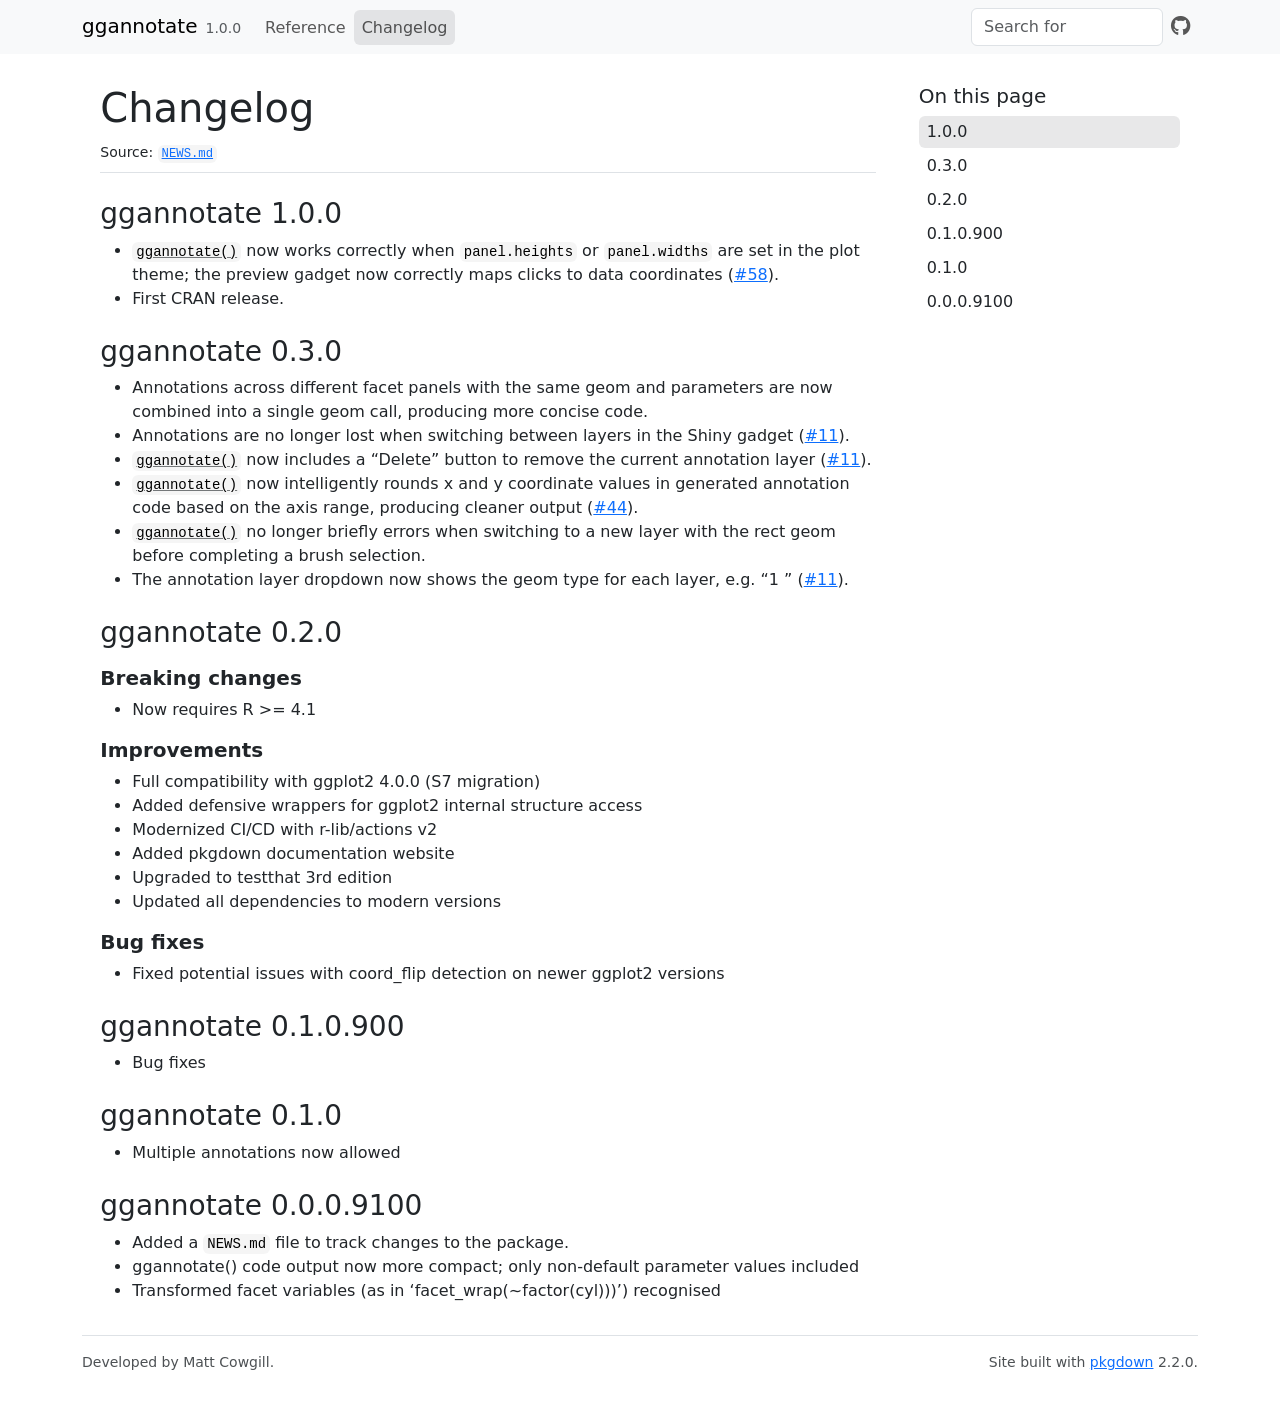
<file: news/index.html>
<!DOCTYPE html>
<!-- Generated by pkgdown: do not edit by hand --><html lang="en"><head><meta http-equiv="Content-Type" content="text/html; charset=UTF-8"><meta charset="utf-8"><meta http-equiv="X-UA-Compatible" content="IE=edge"><meta name="viewport" content="width=device-width, initial-scale=1, shrink-to-fit=no"><title>Changelog • ggannotate</title><script src="../deps/jquery-3.6.0/jquery-3.6.0.min.js"></script><meta name="viewport" content="width=device-width, initial-scale=1, shrink-to-fit=no"><link href="../deps/bootstrap-5.3.1/bootstrap.min.css" rel="stylesheet"><script src="../deps/bootstrap-5.3.1/bootstrap.bundle.min.js"></script><link href="../deps/font-awesome-6.5.2/css/all.min.css" rel="stylesheet"><link href="../deps/font-awesome-6.5.2/css/v4-shims.min.css" rel="stylesheet"><script src="../deps/headroom-0.11.0/headroom.min.js"></script><script src="../deps/headroom-0.11.0/jQuery.headroom.min.js"></script><script src="../deps/bootstrap-toc-1.0.1/bootstrap-toc.min.js"></script><script src="../deps/clipboard.js-2.0.11/clipboard.min.js"></script><script src="../deps/search-1.0.0/autocomplete.jquery.min.js"></script><script src="../deps/search-1.0.0/fuse.min.js"></script><script src="../deps/search-1.0.0/mark.min.js"></script><!-- pkgdown --><script src="../pkgdown.js"></script><link href="../extra.css" rel="stylesheet"><meta property="og:title" content="Changelog"></head><body>
    <a href="#main" class="visually-hidden-focusable">Skip to contents</a>


    <nav class="navbar navbar-expand-lg fixed-top bg-light" data-bs-theme="light" aria-label="Site navigation"><div class="container">

    <a class="navbar-brand me-2" href="../index.html">ggannotate</a>

    <small class="nav-text text-muted me-auto" data-bs-toggle="tooltip" data-bs-placement="bottom" title="">1.0.0</small>


    <button class="navbar-toggler" type="button" data-bs-toggle="collapse" data-bs-target="#navbar" aria-controls="navbar" aria-expanded="false" aria-label="Toggle navigation">
      <span class="navbar-toggler-icon"></span>
    </button>

    <div id="navbar" class="collapse navbar-collapse ms-3">
      <ul class="navbar-nav me-auto"><li class="nav-item"><a class="nav-link" href="../reference/index.html">Reference</a></li>
<li class="active nav-item"><a class="nav-link" href="../news/index.html">Changelog</a></li>
      </ul><ul class="navbar-nav"><li class="nav-item"><form class="form-inline" role="search">
 <input class="form-control" type="search" name="search-input" id="search-input" autocomplete="off" aria-label="Search site" placeholder="Search for" data-search-index="../search.json"></form></li>
<li class="nav-item"><a class="external-link nav-link" href="https://github.com/MattCowgill/ggannotate/" aria-label="GitHub"><span class="fa fab fa-github fa-lg"></span></a></li>
      </ul></div>


  </div>
</nav><div class="container template-news">
<div class="row">
  <main id="main" class="col-md-9"><div class="page-header">

      <h1>Changelog</h1>
      <small>Source: <a href="https://github.com/MattCowgill/ggannotate/blob/master/NEWS.md" class="external-link"><code>NEWS.md</code></a></small>
    </div>

    <div class="section level2">
<h2 class="pkg-version" data-toc-text="1.0.0" id="ggannotate-100">ggannotate 1.0.0<a class="anchor" aria-label="anchor" href="#ggannotate-100"></a></h2>
<ul><li>
<code><a href="../reference/ggannotate.html">ggannotate()</a></code> now works correctly when <code>panel.heights</code> or <code>panel.widths</code> are set in the plot theme; the preview gadget now correctly maps clicks to data coordinates (<a href="https://github.com/MattCowgill/ggannotate/issues/58" class="external-link">#58</a>).</li>
<li>First CRAN release.</li>
</ul></div>
    <div class="section level2">
<h2 class="pkg-version" data-toc-text="0.3.0" id="ggannotate-030">ggannotate 0.3.0<a class="anchor" aria-label="anchor" href="#ggannotate-030"></a></h2>
<ul><li>Annotations across different facet panels with the same geom and parameters are now combined into a single geom call, producing more concise code.</li>
<li>Annotations are no longer lost when switching between layers in the Shiny gadget (<a href="https://github.com/MattCowgill/ggannotate/issues/11" class="external-link">#11</a>).</li>
<li>
<code><a href="../reference/ggannotate.html">ggannotate()</a></code> now includes a “Delete” button to remove the current annotation layer (<a href="https://github.com/MattCowgill/ggannotate/issues/11" class="external-link">#11</a>).</li>
<li>
<code><a href="../reference/ggannotate.html">ggannotate()</a></code> now intelligently rounds x and y coordinate values in generated annotation code based on the axis range, producing cleaner output (<a href="https://github.com/MattCowgill/ggannotate/issues/44" class="external-link">#44</a>).</li>
<li>
<code><a href="../reference/ggannotate.html">ggannotate()</a></code> no longer briefly errors when switching to a new layer with the rect geom before completing a brush selection.</li>
<li>The annotation layer dropdown now shows the geom type for each layer, e.g. “1 <text>” (<a href="https://github.com/MattCowgill/ggannotate/issues/11" class="external-link">#11</a>).</text></li>
</ul></div>
    <div class="section level2">
<h2 class="pkg-version" data-toc-text="0.2.0" id="ggannotate-020">ggannotate 0.2.0<a class="anchor" aria-label="anchor" href="#ggannotate-020"></a></h2>
<div class="section level3">
<h3 id="breaking-changes-0-2-0">Breaking changes<a class="anchor" aria-label="anchor" href="#breaking-changes-0-2-0"></a></h3>
<ul><li>Now requires R &gt;= 4.1</li>
</ul></div>
<div class="section level3">
<h3 id="improvements-0-2-0">Improvements<a class="anchor" aria-label="anchor" href="#improvements-0-2-0"></a></h3>
<ul><li>Full compatibility with ggplot2 4.0.0 (S7 migration)</li>
<li>Added defensive wrappers for ggplot2 internal structure access</li>
<li>Modernized CI/CD with r-lib/actions v2</li>
<li>Added pkgdown documentation website</li>
<li>Upgraded to testthat 3rd edition</li>
<li>Updated all dependencies to modern versions</li>
</ul></div>
<div class="section level3">
<h3 id="bug-fixes-0-2-0">Bug fixes<a class="anchor" aria-label="anchor" href="#bug-fixes-0-2-0"></a></h3>
<ul><li>Fixed potential issues with coord_flip detection on newer ggplot2 versions</li>
</ul></div>
</div>
    <div class="section level2">
<h2 class="pkg-version" data-toc-text="0.1.0.900" id="ggannotate-010900">ggannotate 0.1.0.900<a class="anchor" aria-label="anchor" href="#ggannotate-010900"></a></h2>
<ul><li>Bug fixes</li>
</ul></div>
    <div class="section level2">
<h2 class="pkg-version" data-toc-text="0.1.0" id="ggannotate-010">ggannotate 0.1.0<a class="anchor" aria-label="anchor" href="#ggannotate-010"></a></h2>
<ul><li>Multiple annotations now allowed</li>
</ul></div>
    <div class="section level2">
<h2 class="pkg-version" data-toc-text="0.0.0.9100" id="ggannotate-0009100">ggannotate 0.0.0.9100<a class="anchor" aria-label="anchor" href="#ggannotate-0009100"></a></h2>
<ul><li>Added a <code>NEWS.md</code> file to track changes to the package.</li>
<li>ggannotate() code output now more compact; only non-default parameter values included</li>
<li>Transformed facet variables (as in ‘facet_wrap(~factor(cyl)))’) recognised</li>
</ul></div>
  </main><aside class="col-md-3"><nav id="toc" aria-label="Table of contents"><h2>On this page</h2>
    </nav></aside></div>


    <footer><div class="pkgdown-footer-left">
  <p>Developed by Matt Cowgill.</p>
</div>

<div class="pkgdown-footer-right">
  <p>Site built with <a href="https://pkgdown.r-lib.org/" class="external-link">pkgdown</a> 2.2.0.</p>
</div>

    </footer></div>





  </body></html>
</file>
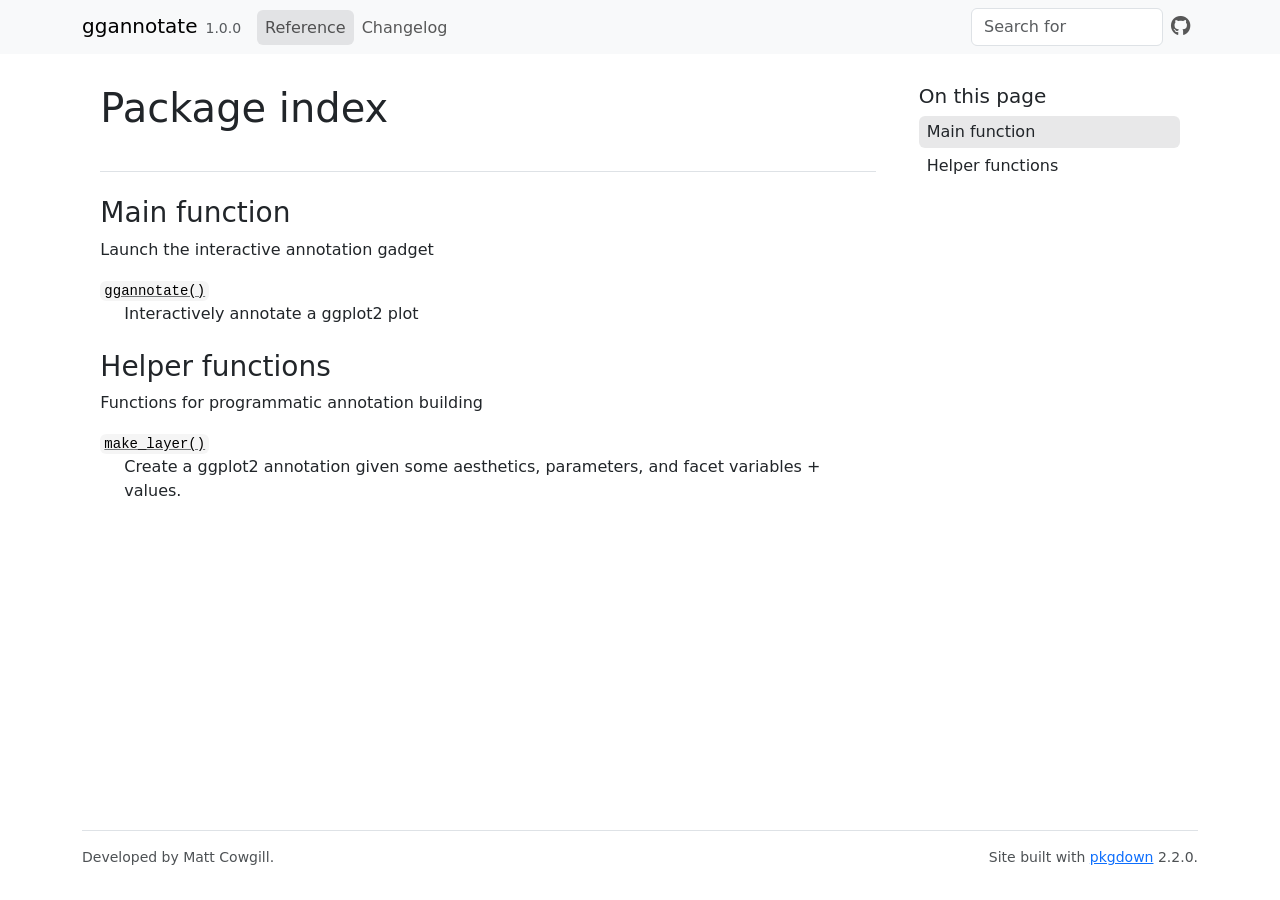
<file: reference/index.html>
<!DOCTYPE html>
<!-- Generated by pkgdown: do not edit by hand --><html lang="en"><head><meta http-equiv="Content-Type" content="text/html; charset=UTF-8"><meta charset="utf-8"><meta http-equiv="X-UA-Compatible" content="IE=edge"><meta name="viewport" content="width=device-width, initial-scale=1, shrink-to-fit=no"><title>Package index • ggannotate</title><script src="../deps/jquery-3.6.0/jquery-3.6.0.min.js"></script><meta name="viewport" content="width=device-width, initial-scale=1, shrink-to-fit=no"><link href="../deps/bootstrap-5.3.1/bootstrap.min.css" rel="stylesheet"><script src="../deps/bootstrap-5.3.1/bootstrap.bundle.min.js"></script><link href="../deps/font-awesome-6.5.2/css/all.min.css" rel="stylesheet"><link href="../deps/font-awesome-6.5.2/css/v4-shims.min.css" rel="stylesheet"><script src="../deps/headroom-0.11.0/headroom.min.js"></script><script src="../deps/headroom-0.11.0/jQuery.headroom.min.js"></script><script src="../deps/bootstrap-toc-1.0.1/bootstrap-toc.min.js"></script><script src="../deps/clipboard.js-2.0.11/clipboard.min.js"></script><script src="../deps/search-1.0.0/autocomplete.jquery.min.js"></script><script src="../deps/search-1.0.0/fuse.min.js"></script><script src="../deps/search-1.0.0/mark.min.js"></script><!-- pkgdown --><script src="../pkgdown.js"></script><link href="../extra.css" rel="stylesheet"><meta property="og:title" content="Package index"></head><body>
    <a href="#main" class="visually-hidden-focusable">Skip to contents</a>


    <nav class="navbar navbar-expand-lg fixed-top bg-light" data-bs-theme="light" aria-label="Site navigation"><div class="container">

    <a class="navbar-brand me-2" href="../index.html">ggannotate</a>

    <small class="nav-text text-muted me-auto" data-bs-toggle="tooltip" data-bs-placement="bottom" title="">1.0.0</small>


    <button class="navbar-toggler" type="button" data-bs-toggle="collapse" data-bs-target="#navbar" aria-controls="navbar" aria-expanded="false" aria-label="Toggle navigation">
      <span class="navbar-toggler-icon"></span>
    </button>

    <div id="navbar" class="collapse navbar-collapse ms-3">
      <ul class="navbar-nav me-auto"><li class="active nav-item"><a class="nav-link" href="../reference/index.html">Reference</a></li>
<li class="nav-item"><a class="nav-link" href="../news/index.html">Changelog</a></li>
      </ul><ul class="navbar-nav"><li class="nav-item"><form class="form-inline" role="search">
 <input class="form-control" type="search" name="search-input" id="search-input" autocomplete="off" aria-label="Search site" placeholder="Search for" data-search-index="../search.json"></form></li>
<li class="nav-item"><a class="external-link nav-link" href="https://github.com/MattCowgill/ggannotate/" aria-label="GitHub"><span class="fa fab fa-github fa-lg"></span></a></li>
      </ul></div>


  </div>
</nav><div class="container template-reference-index">
<div class="row">
  <main id="main" class="col-md-9"><div class="page-header">

      <h1>Package index</h1>
    </div>

    <div class="section level2">
      <h2 id="main-function">Main function<a class="anchor" aria-label="anchor" href="#main-function"></a></h2>

      <div class="section-desc"><p>Launch the interactive annotation gadget</p></div>

      <dl></dl></div><div class="section level2">




      <dl><dt>

          <code><a href="ggannotate.html">ggannotate()</a></code>

        </dt>
        <dd>Interactively annotate a ggplot2 plot</dd>
      </dl></div><div class="section level2">
      <h2 id="helper-functions">Helper functions<a class="anchor" aria-label="anchor" href="#helper-functions"></a></h2>

      <div class="section-desc"><p>Functions for programmatic annotation building</p></div>

      <dl></dl></div><div class="section level2">




      <dl><dt>

          <code><a href="make_layer.html">make_layer()</a></code>

        </dt>
        <dd>Create a ggplot2 annotation given some aesthetics, parameters, and facet variables + values.</dd>
      </dl></div>
  </main><aside class="col-md-3"><nav id="toc" aria-label="Table of contents"><h2>On this page</h2>
    </nav></aside></div>


    <footer><div class="pkgdown-footer-left">
  <p>Developed by Matt Cowgill.</p>
</div>

<div class="pkgdown-footer-right">
  <p>Site built with <a href="https://pkgdown.r-lib.org/" class="external-link">pkgdown</a> 2.2.0.</p>
</div>

    </footer></div>





  </body></html>
</file>
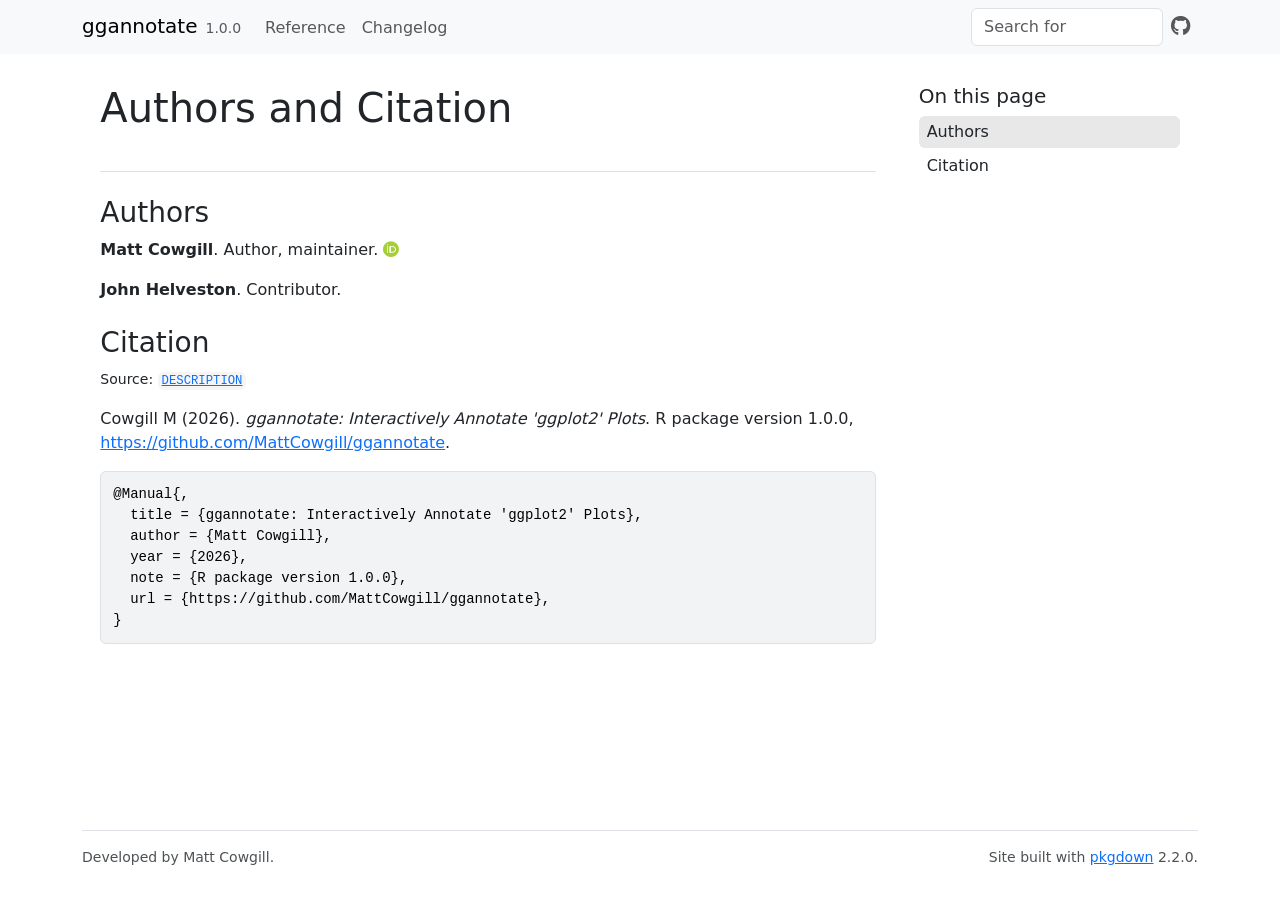
<file: authors.html>
<!DOCTYPE html>
<!-- Generated by pkgdown: do not edit by hand --><html lang="en"><head><meta http-equiv="Content-Type" content="text/html; charset=UTF-8"><meta charset="utf-8"><meta http-equiv="X-UA-Compatible" content="IE=edge"><meta name="viewport" content="width=device-width, initial-scale=1, shrink-to-fit=no"><title>Authors and Citation • ggannotate</title><script src="deps/jquery-3.6.0/jquery-3.6.0.min.js"></script><meta name="viewport" content="width=device-width, initial-scale=1, shrink-to-fit=no"><link href="deps/bootstrap-5.3.1/bootstrap.min.css" rel="stylesheet"><script src="deps/bootstrap-5.3.1/bootstrap.bundle.min.js"></script><link href="deps/font-awesome-6.5.2/css/all.min.css" rel="stylesheet"><link href="deps/font-awesome-6.5.2/css/v4-shims.min.css" rel="stylesheet"><script src="deps/headroom-0.11.0/headroom.min.js"></script><script src="deps/headroom-0.11.0/jQuery.headroom.min.js"></script><script src="deps/bootstrap-toc-1.0.1/bootstrap-toc.min.js"></script><script src="deps/clipboard.js-2.0.11/clipboard.min.js"></script><script src="deps/search-1.0.0/autocomplete.jquery.min.js"></script><script src="deps/search-1.0.0/fuse.min.js"></script><script src="deps/search-1.0.0/mark.min.js"></script><!-- pkgdown --><script src="pkgdown.js"></script><link href="extra.css" rel="stylesheet"><meta property="og:title" content="Authors and Citation"></head><body>
    <a href="#main" class="visually-hidden-focusable">Skip to contents</a>


    <nav class="navbar navbar-expand-lg fixed-top bg-light" data-bs-theme="light" aria-label="Site navigation"><div class="container">

    <a class="navbar-brand me-2" href="index.html">ggannotate</a>

    <small class="nav-text text-muted me-auto" data-bs-toggle="tooltip" data-bs-placement="bottom" title="">1.0.0</small>


    <button class="navbar-toggler" type="button" data-bs-toggle="collapse" data-bs-target="#navbar" aria-controls="navbar" aria-expanded="false" aria-label="Toggle navigation">
      <span class="navbar-toggler-icon"></span>
    </button>

    <div id="navbar" class="collapse navbar-collapse ms-3">
      <ul class="navbar-nav me-auto"><li class="nav-item"><a class="nav-link" href="reference/index.html">Reference</a></li>
<li class="nav-item"><a class="nav-link" href="news/index.html">Changelog</a></li>
      </ul><ul class="navbar-nav"><li class="nav-item"><form class="form-inline" role="search">
 <input class="form-control" type="search" name="search-input" id="search-input" autocomplete="off" aria-label="Search site" placeholder="Search for" data-search-index="search.json"></form></li>
<li class="nav-item"><a class="external-link nav-link" href="https://github.com/MattCowgill/ggannotate/" aria-label="GitHub"><span class="fa fab fa-github fa-lg"></span></a></li>
      </ul></div>


  </div>
</nav><div class="container template-citation-authors">
<div class="row">
  <main id="main" class="col-md-9"><div class="page-header">

      <h1>Authors and Citation</h1>
    </div>

    <div class="section level2">
      <h2>Authors</h2>

      <ul class="list-unstyled"><li>
          <p><strong>Matt Cowgill</strong>. Author, maintainer. <a href="https://orcid.org/0000-0003-0422-3300" target="orcid.widget" aria-label="ORCID" class="external-link"><span class="fab fa-orcid orcid" aria-hidden="true"></span></a>
          </p>
        </li>
        <li>
          <p><strong>John Helveston</strong>. Contributor.
          </p>
        </li>
      </ul></div>

    <div class="section level2">
      <h2 id="citation">Citation</h2>
      <p><small class="dont-index">Source: <a href="https://github.com/MattCowgill/ggannotate/blob/master/DESCRIPTION" class="external-link"><code>DESCRIPTION</code></a></small></p>

      <p>Cowgill M (2026).
<em>ggannotate: Interactively Annotate 'ggplot2' Plots</em>.
R package version 1.0.0, <a href="https://github.com/MattCowgill/ggannotate" class="external-link">https://github.com/MattCowgill/ggannotate</a>.
</p>
      <pre>@Manual{,
  title = {ggannotate: Interactively Annotate 'ggplot2' Plots},
  author = {Matt Cowgill},
  year = {2026},
  note = {R package version 1.0.0},
  url = {https://github.com/MattCowgill/ggannotate},
}</pre>
    </div>

  </main><aside class="col-md-3"><nav id="toc" aria-label="Table of contents"><h2>On this page</h2>
    </nav></aside></div>


    <footer><div class="pkgdown-footer-left">
  <p>Developed by Matt Cowgill.</p>
</div>

<div class="pkgdown-footer-right">
  <p>Site built with <a href="https://pkgdown.r-lib.org/" class="external-link">pkgdown</a> 2.2.0.</p>
</div>

    </footer></div>





  </body></html>
</file>
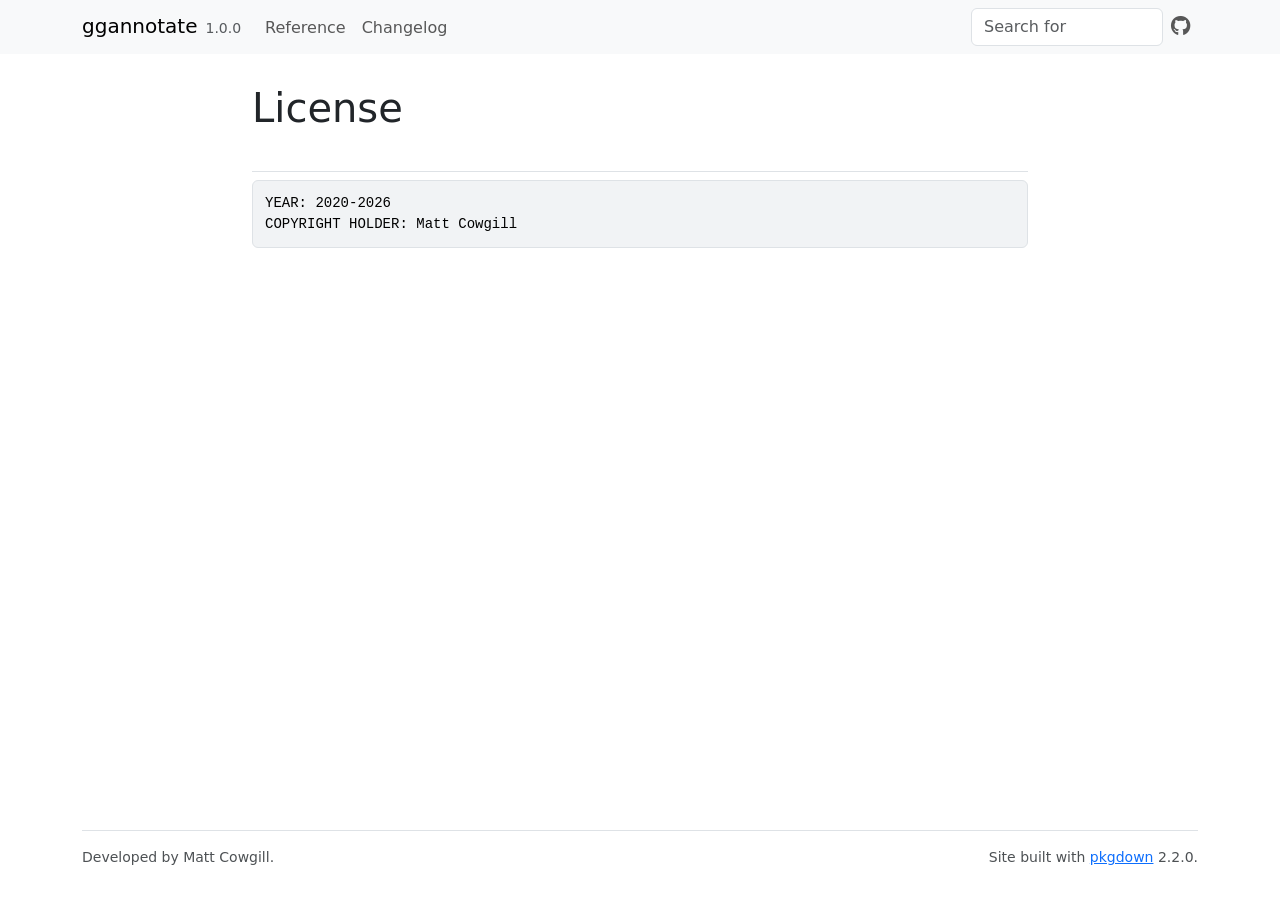
<file: LICENSE-text.html>
<!DOCTYPE html>
<!-- Generated by pkgdown: do not edit by hand --><html lang="en"><head><meta http-equiv="Content-Type" content="text/html; charset=UTF-8"><meta charset="utf-8"><meta http-equiv="X-UA-Compatible" content="IE=edge"><meta name="viewport" content="width=device-width, initial-scale=1, shrink-to-fit=no"><title>License • ggannotate</title><script src="deps/jquery-3.6.0/jquery-3.6.0.min.js"></script><meta name="viewport" content="width=device-width, initial-scale=1, shrink-to-fit=no"><link href="deps/bootstrap-5.3.1/bootstrap.min.css" rel="stylesheet"><script src="deps/bootstrap-5.3.1/bootstrap.bundle.min.js"></script><link href="deps/font-awesome-6.5.2/css/all.min.css" rel="stylesheet"><link href="deps/font-awesome-6.5.2/css/v4-shims.min.css" rel="stylesheet"><script src="deps/headroom-0.11.0/headroom.min.js"></script><script src="deps/headroom-0.11.0/jQuery.headroom.min.js"></script><script src="deps/bootstrap-toc-1.0.1/bootstrap-toc.min.js"></script><script src="deps/clipboard.js-2.0.11/clipboard.min.js"></script><script src="deps/search-1.0.0/autocomplete.jquery.min.js"></script><script src="deps/search-1.0.0/fuse.min.js"></script><script src="deps/search-1.0.0/mark.min.js"></script><!-- pkgdown --><script src="pkgdown.js"></script><link href="extra.css" rel="stylesheet"><meta property="og:title" content="License"></head><body>
    <a href="#main" class="visually-hidden-focusable">Skip to contents</a>


    <nav class="navbar navbar-expand-lg fixed-top bg-light" data-bs-theme="light" aria-label="Site navigation"><div class="container">

    <a class="navbar-brand me-2" href="index.html">ggannotate</a>

    <small class="nav-text text-muted me-auto" data-bs-toggle="tooltip" data-bs-placement="bottom" title="">1.0.0</small>


    <button class="navbar-toggler" type="button" data-bs-toggle="collapse" data-bs-target="#navbar" aria-controls="navbar" aria-expanded="false" aria-label="Toggle navigation">
      <span class="navbar-toggler-icon"></span>
    </button>

    <div id="navbar" class="collapse navbar-collapse ms-3">
      <ul class="navbar-nav me-auto"><li class="nav-item"><a class="nav-link" href="reference/index.html">Reference</a></li>
<li class="nav-item"><a class="nav-link" href="news/index.html">Changelog</a></li>
      </ul><ul class="navbar-nav"><li class="nav-item"><form class="form-inline" role="search">
 <input class="form-control" type="search" name="search-input" id="search-input" autocomplete="off" aria-label="Search site" placeholder="Search for" data-search-index="search.json"></form></li>
<li class="nav-item"><a class="external-link nav-link" href="https://github.com/MattCowgill/ggannotate/" aria-label="GitHub"><span class="fa fab fa-github fa-lg"></span></a></li>
      </ul></div>


  </div>
</nav><div class="container template-title-body">
<div class="row">
  <main id="main" class="col-md-9"><div class="page-header">

      <h1>License</h1>

    </div>

<pre>YEAR: 2020-2026
COPYRIGHT HOLDER: Matt Cowgill
</pre>

  </main></div>


    <footer><div class="pkgdown-footer-left">
  <p>Developed by Matt Cowgill.</p>
</div>

<div class="pkgdown-footer-right">
  <p>Site built with <a href="https://pkgdown.r-lib.org/" class="external-link">pkgdown</a> 2.2.0.</p>
</div>

    </footer></div>





  </body></html>
</file>
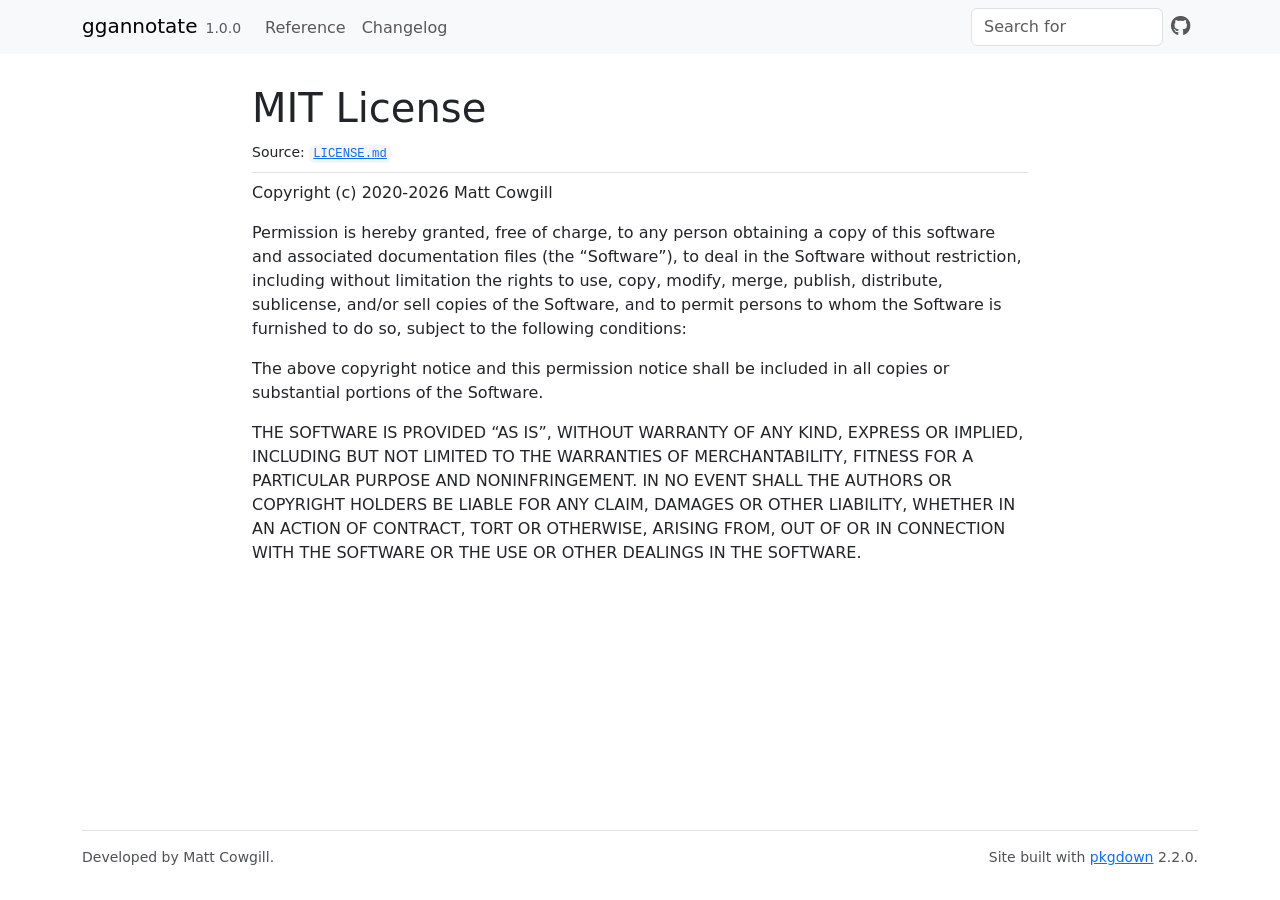
<file: LICENSE.html>
<!DOCTYPE html>
<!-- Generated by pkgdown: do not edit by hand --><html lang="en"><head><meta http-equiv="Content-Type" content="text/html; charset=UTF-8"><meta charset="utf-8"><meta http-equiv="X-UA-Compatible" content="IE=edge"><meta name="viewport" content="width=device-width, initial-scale=1, shrink-to-fit=no"><title>MIT License • ggannotate</title><script src="deps/jquery-3.6.0/jquery-3.6.0.min.js"></script><meta name="viewport" content="width=device-width, initial-scale=1, shrink-to-fit=no"><link href="deps/bootstrap-5.3.1/bootstrap.min.css" rel="stylesheet"><script src="deps/bootstrap-5.3.1/bootstrap.bundle.min.js"></script><link href="deps/font-awesome-6.5.2/css/all.min.css" rel="stylesheet"><link href="deps/font-awesome-6.5.2/css/v4-shims.min.css" rel="stylesheet"><script src="deps/headroom-0.11.0/headroom.min.js"></script><script src="deps/headroom-0.11.0/jQuery.headroom.min.js"></script><script src="deps/bootstrap-toc-1.0.1/bootstrap-toc.min.js"></script><script src="deps/clipboard.js-2.0.11/clipboard.min.js"></script><script src="deps/search-1.0.0/autocomplete.jquery.min.js"></script><script src="deps/search-1.0.0/fuse.min.js"></script><script src="deps/search-1.0.0/mark.min.js"></script><!-- pkgdown --><script src="pkgdown.js"></script><link href="extra.css" rel="stylesheet"><meta property="og:title" content="MIT License"></head><body>
    <a href="#main" class="visually-hidden-focusable">Skip to contents</a>


    <nav class="navbar navbar-expand-lg fixed-top bg-light" data-bs-theme="light" aria-label="Site navigation"><div class="container">

    <a class="navbar-brand me-2" href="index.html">ggannotate</a>

    <small class="nav-text text-muted me-auto" data-bs-toggle="tooltip" data-bs-placement="bottom" title="">1.0.0</small>


    <button class="navbar-toggler" type="button" data-bs-toggle="collapse" data-bs-target="#navbar" aria-controls="navbar" aria-expanded="false" aria-label="Toggle navigation">
      <span class="navbar-toggler-icon"></span>
    </button>

    <div id="navbar" class="collapse navbar-collapse ms-3">
      <ul class="navbar-nav me-auto"><li class="nav-item"><a class="nav-link" href="reference/index.html">Reference</a></li>
<li class="nav-item"><a class="nav-link" href="news/index.html">Changelog</a></li>
      </ul><ul class="navbar-nav"><li class="nav-item"><form class="form-inline" role="search">
 <input class="form-control" type="search" name="search-input" id="search-input" autocomplete="off" aria-label="Search site" placeholder="Search for" data-search-index="search.json"></form></li>
<li class="nav-item"><a class="external-link nav-link" href="https://github.com/MattCowgill/ggannotate/" aria-label="GitHub"><span class="fa fab fa-github fa-lg"></span></a></li>
      </ul></div>


  </div>
</nav><div class="container template-title-body">
<div class="row">
  <main id="main" class="col-md-9"><div class="page-header">

      <h1>MIT License</h1>
      <small class="dont-index">Source: <a href="https://github.com/MattCowgill/ggannotate/blob/master/LICENSE.md" class="external-link"><code>LICENSE.md</code></a></small>
    </div>

<div id="mit-license" class="section level1">

<p>Copyright (c) 2020-2026 Matt Cowgill</p>
<p>Permission is hereby granted, free of charge, to any person obtaining a copy of this software and associated documentation files (the “Software”), to deal in the Software without restriction, including without limitation the rights to use, copy, modify, merge, publish, distribute, sublicense, and/or sell copies of the Software, and to permit persons to whom the Software is furnished to do so, subject to the following conditions:</p>
<p>The above copyright notice and this permission notice shall be included in all copies or substantial portions of the Software.</p>
<p>THE SOFTWARE IS PROVIDED “AS IS”, WITHOUT WARRANTY OF ANY KIND, EXPRESS OR IMPLIED, INCLUDING BUT NOT LIMITED TO THE WARRANTIES OF MERCHANTABILITY, FITNESS FOR A PARTICULAR PURPOSE AND NONINFRINGEMENT. IN NO EVENT SHALL THE AUTHORS OR COPYRIGHT HOLDERS BE LIABLE FOR ANY CLAIM, DAMAGES OR OTHER LIABILITY, WHETHER IN AN ACTION OF CONTRACT, TORT OR OTHERWISE, ARISING FROM, OUT OF OR IN CONNECTION WITH THE SOFTWARE OR THE USE OR OTHER DEALINGS IN THE SOFTWARE.</p>
</div>

  </main></div>


    <footer><div class="pkgdown-footer-left">
  <p>Developed by Matt Cowgill.</p>
</div>

<div class="pkgdown-footer-right">
  <p>Site built with <a href="https://pkgdown.r-lib.org/" class="external-link">pkgdown</a> 2.2.0.</p>
</div>

    </footer></div>





  </body></html>
</file>
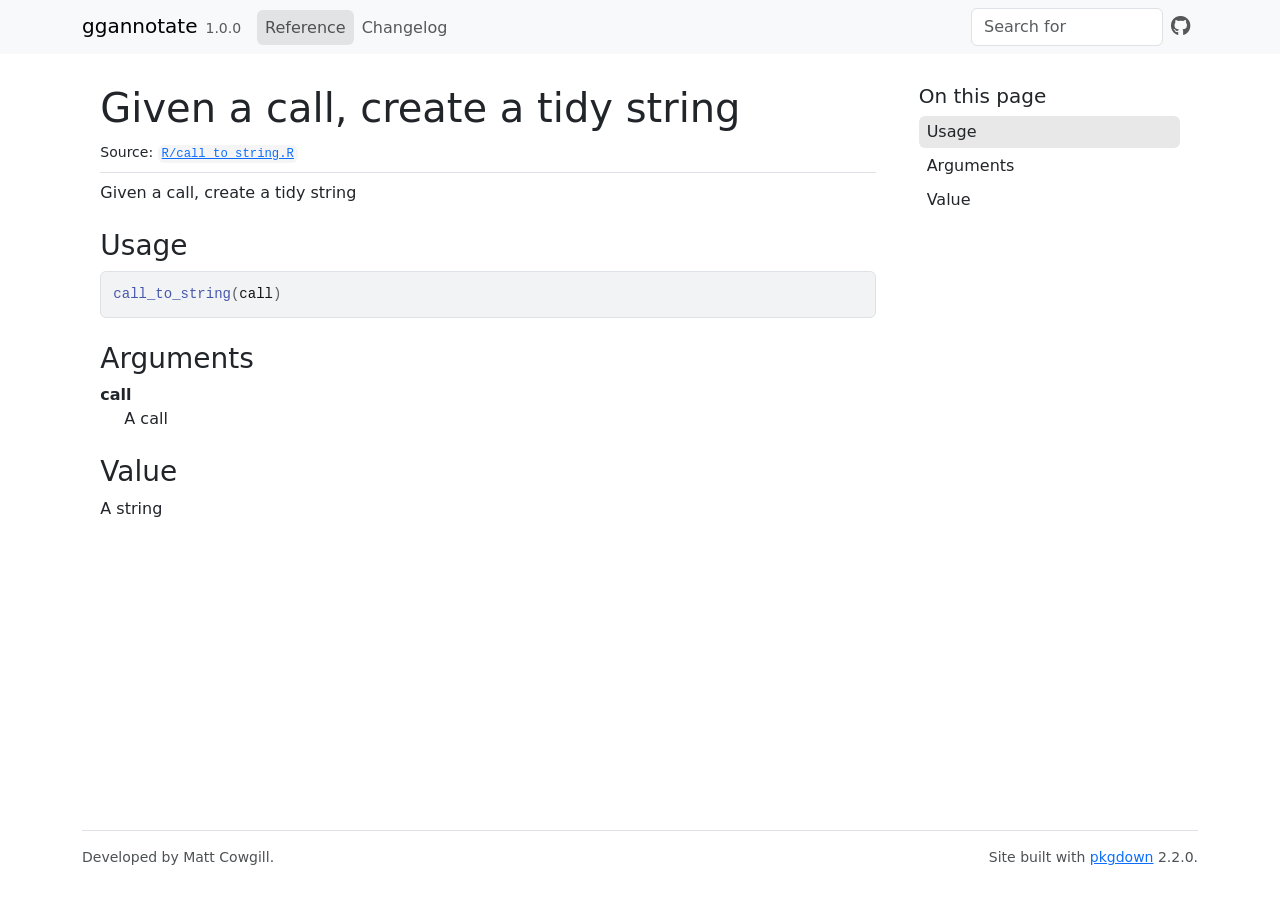
<file: reference/call_to_string.html>
<!DOCTYPE html>
<!-- Generated by pkgdown: do not edit by hand --><html lang="en"><head><meta http-equiv="Content-Type" content="text/html; charset=UTF-8"><meta charset="utf-8"><meta http-equiv="X-UA-Compatible" content="IE=edge"><meta name="viewport" content="width=device-width, initial-scale=1, shrink-to-fit=no"><title>Given a call, create a tidy string — call_to_string • ggannotate</title><script src="../deps/jquery-3.6.0/jquery-3.6.0.min.js"></script><meta name="viewport" content="width=device-width, initial-scale=1, shrink-to-fit=no"><link href="../deps/bootstrap-5.3.1/bootstrap.min.css" rel="stylesheet"><script src="../deps/bootstrap-5.3.1/bootstrap.bundle.min.js"></script><link href="../deps/font-awesome-6.5.2/css/all.min.css" rel="stylesheet"><link href="../deps/font-awesome-6.5.2/css/v4-shims.min.css" rel="stylesheet"><script src="../deps/headroom-0.11.0/headroom.min.js"></script><script src="../deps/headroom-0.11.0/jQuery.headroom.min.js"></script><script src="../deps/bootstrap-toc-1.0.1/bootstrap-toc.min.js"></script><script src="../deps/clipboard.js-2.0.11/clipboard.min.js"></script><script src="../deps/search-1.0.0/autocomplete.jquery.min.js"></script><script src="../deps/search-1.0.0/fuse.min.js"></script><script src="../deps/search-1.0.0/mark.min.js"></script><!-- pkgdown --><script src="../pkgdown.js"></script><link href="../extra.css" rel="stylesheet"><meta property="og:title" content="Given a call, create a tidy string — call_to_string"><meta name="description" content="Given a call, create a tidy string"><meta property="og:description" content="Given a call, create a tidy string"></head><body>
    <a href="#main" class="visually-hidden-focusable">Skip to contents</a>


    <nav class="navbar navbar-expand-lg fixed-top bg-light" data-bs-theme="light" aria-label="Site navigation"><div class="container">

    <a class="navbar-brand me-2" href="../index.html">ggannotate</a>

    <small class="nav-text text-muted me-auto" data-bs-toggle="tooltip" data-bs-placement="bottom" title="">1.0.0</small>


    <button class="navbar-toggler" type="button" data-bs-toggle="collapse" data-bs-target="#navbar" aria-controls="navbar" aria-expanded="false" aria-label="Toggle navigation">
      <span class="navbar-toggler-icon"></span>
    </button>

    <div id="navbar" class="collapse navbar-collapse ms-3">
      <ul class="navbar-nav me-auto"><li class="active nav-item"><a class="nav-link" href="../reference/index.html">Reference</a></li>
<li class="nav-item"><a class="nav-link" href="../news/index.html">Changelog</a></li>
      </ul><ul class="navbar-nav"><li class="nav-item"><form class="form-inline" role="search">
 <input class="form-control" type="search" name="search-input" id="search-input" autocomplete="off" aria-label="Search site" placeholder="Search for" data-search-index="../search.json"></form></li>
<li class="nav-item"><a class="external-link nav-link" href="https://github.com/MattCowgill/ggannotate/" aria-label="GitHub"><span class="fa fab fa-github fa-lg"></span></a></li>
      </ul></div>


  </div>
</nav><div class="container template-reference-topic">
<div class="row">
  <main id="main" class="col-md-9"><div class="page-header">

      <h1>Given a call, create a tidy string</h1>
      <small class="dont-index">Source: <a href="https://github.com/MattCowgill/ggannotate/blob/master/R/call_to_string.R" class="external-link"><code>R/call_to_string.R</code></a></small>
      <div class="d-none name"><code>call_to_string.Rd</code></div>
    </div>

    <div class="ref-description section level2">
    <p>Given a call, create a tidy string</p>
    </div>

    <div class="section level2">
    <h2 id="ref-usage">Usage<a class="anchor" aria-label="anchor" href="#ref-usage"></a></h2>
    <div class="sourceCode"><pre class="sourceCode r"><code><span><span class="fu">call_to_string</span><span class="op">(</span><span class="va">call</span><span class="op">)</span></span></code></pre></div>
    </div>

    <div class="section level2">
    <h2 id="arguments">Arguments<a class="anchor" aria-label="anchor" href="#arguments"></a></h2>


<dl><dt id="arg-call">call<a class="anchor" aria-label="anchor" href="#arg-call"></a></dt>
<dd><p>A call</p></dd>

</dl></div>
    <div class="section level2">
    <h2 id="value">Value<a class="anchor" aria-label="anchor" href="#value"></a></h2>
    <p>A string</p>
    </div>

  </main><aside class="col-md-3"><nav id="toc" aria-label="Table of contents"><h2>On this page</h2>
    </nav></aside></div>


    <footer><div class="pkgdown-footer-left">
  <p>Developed by Matt Cowgill.</p>
</div>

<div class="pkgdown-footer-right">
  <p>Site built with <a href="https://pkgdown.r-lib.org/" class="external-link">pkgdown</a> 2.2.0.</p>
</div>

    </footer></div>





  </body></html>
</file>
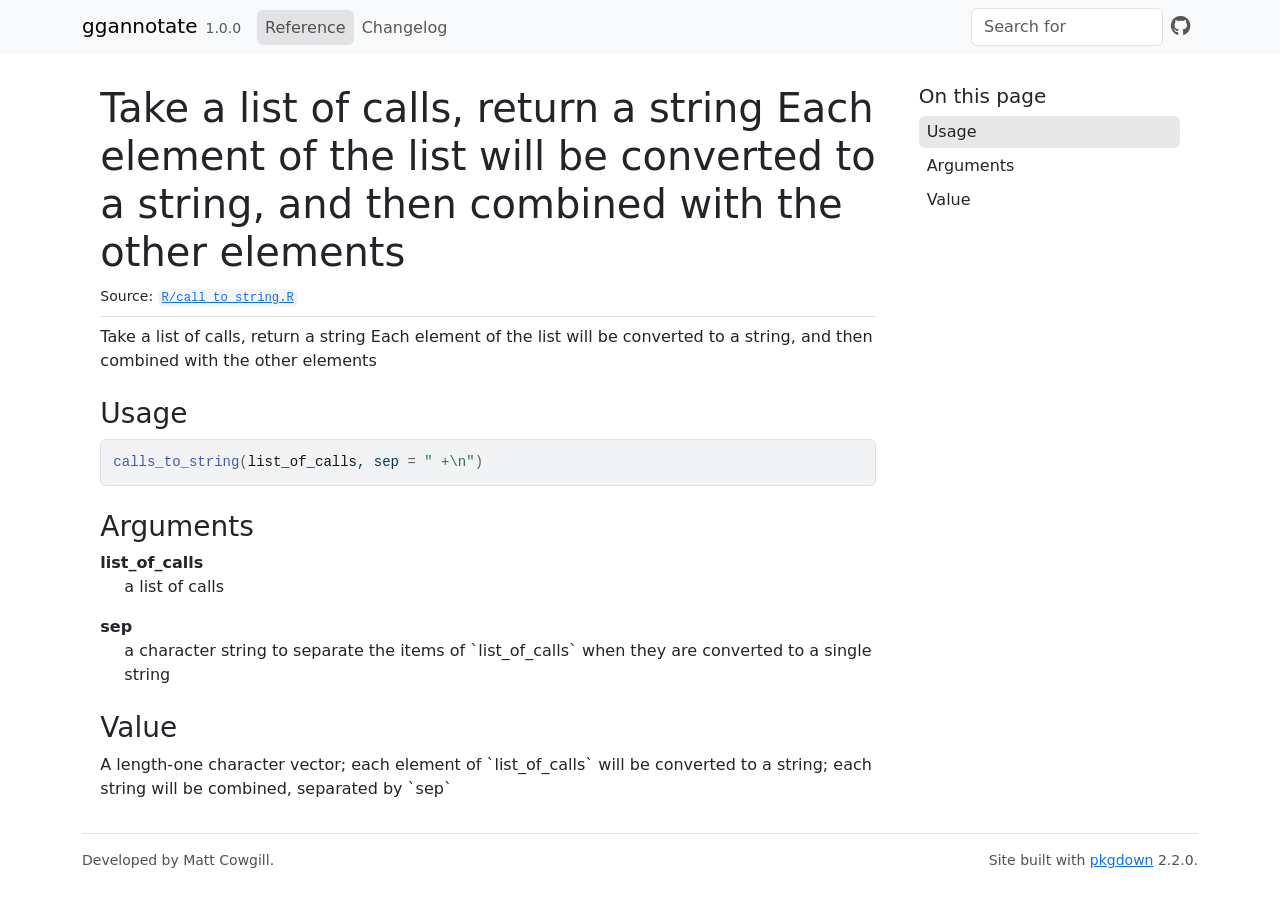
<file: reference/calls_to_string.html>
<!DOCTYPE html>
<!-- Generated by pkgdown: do not edit by hand --><html lang="en"><head><meta http-equiv="Content-Type" content="text/html; charset=UTF-8"><meta charset="utf-8"><meta http-equiv="X-UA-Compatible" content="IE=edge"><meta name="viewport" content="width=device-width, initial-scale=1, shrink-to-fit=no"><title>Take a list of calls, return a string Each element of the list will be converted to a string, and then combined with the other elements — calls_to_string • ggannotate</title><script src="../deps/jquery-3.6.0/jquery-3.6.0.min.js"></script><meta name="viewport" content="width=device-width, initial-scale=1, shrink-to-fit=no"><link href="../deps/bootstrap-5.3.1/bootstrap.min.css" rel="stylesheet"><script src="../deps/bootstrap-5.3.1/bootstrap.bundle.min.js"></script><link href="../deps/font-awesome-6.5.2/css/all.min.css" rel="stylesheet"><link href="../deps/font-awesome-6.5.2/css/v4-shims.min.css" rel="stylesheet"><script src="../deps/headroom-0.11.0/headroom.min.js"></script><script src="../deps/headroom-0.11.0/jQuery.headroom.min.js"></script><script src="../deps/bootstrap-toc-1.0.1/bootstrap-toc.min.js"></script><script src="../deps/clipboard.js-2.0.11/clipboard.min.js"></script><script src="../deps/search-1.0.0/autocomplete.jquery.min.js"></script><script src="../deps/search-1.0.0/fuse.min.js"></script><script src="../deps/search-1.0.0/mark.min.js"></script><!-- pkgdown --><script src="../pkgdown.js"></script><link href="../extra.css" rel="stylesheet"><meta property="og:title" content="Take a list of calls, return a string Each element of the list will be converted to a string, and then combined with the other elements — calls_to_string"><meta name="description" content="Take a list of calls, return a string
Each element of the list will be converted to a string, and then
combined with the other elements"><meta property="og:description" content="Take a list of calls, return a string
Each element of the list will be converted to a string, and then
combined with the other elements"></head><body>
    <a href="#main" class="visually-hidden-focusable">Skip to contents</a>


    <nav class="navbar navbar-expand-lg fixed-top bg-light" data-bs-theme="light" aria-label="Site navigation"><div class="container">

    <a class="navbar-brand me-2" href="../index.html">ggannotate</a>

    <small class="nav-text text-muted me-auto" data-bs-toggle="tooltip" data-bs-placement="bottom" title="">1.0.0</small>


    <button class="navbar-toggler" type="button" data-bs-toggle="collapse" data-bs-target="#navbar" aria-controls="navbar" aria-expanded="false" aria-label="Toggle navigation">
      <span class="navbar-toggler-icon"></span>
    </button>

    <div id="navbar" class="collapse navbar-collapse ms-3">
      <ul class="navbar-nav me-auto"><li class="active nav-item"><a class="nav-link" href="../reference/index.html">Reference</a></li>
<li class="nav-item"><a class="nav-link" href="../news/index.html">Changelog</a></li>
      </ul><ul class="navbar-nav"><li class="nav-item"><form class="form-inline" role="search">
 <input class="form-control" type="search" name="search-input" id="search-input" autocomplete="off" aria-label="Search site" placeholder="Search for" data-search-index="../search.json"></form></li>
<li class="nav-item"><a class="external-link nav-link" href="https://github.com/MattCowgill/ggannotate/" aria-label="GitHub"><span class="fa fab fa-github fa-lg"></span></a></li>
      </ul></div>


  </div>
</nav><div class="container template-reference-topic">
<div class="row">
  <main id="main" class="col-md-9"><div class="page-header">

      <h1>Take a list of calls, return a string Each element of the list will be converted to a string, and then combined with the other elements</h1>
      <small class="dont-index">Source: <a href="https://github.com/MattCowgill/ggannotate/blob/master/R/call_to_string.R" class="external-link"><code>R/call_to_string.R</code></a></small>
      <div class="d-none name"><code>calls_to_string.Rd</code></div>
    </div>

    <div class="ref-description section level2">
    <p>Take a list of calls, return a string
Each element of the list will be converted to a string, and then
combined with the other elements</p>
    </div>

    <div class="section level2">
    <h2 id="ref-usage">Usage<a class="anchor" aria-label="anchor" href="#ref-usage"></a></h2>
    <div class="sourceCode"><pre class="sourceCode r"><code><span><span class="fu">calls_to_string</span><span class="op">(</span><span class="va">list_of_calls</span>, sep <span class="op">=</span> <span class="st">" +\n"</span><span class="op">)</span></span></code></pre></div>
    </div>

    <div class="section level2">
    <h2 id="arguments">Arguments<a class="anchor" aria-label="anchor" href="#arguments"></a></h2>


<dl><dt id="arg-list-of-calls">list_of_calls<a class="anchor" aria-label="anchor" href="#arg-list-of-calls"></a></dt>
<dd><p>a list of calls</p></dd>


<dt id="arg-sep">sep<a class="anchor" aria-label="anchor" href="#arg-sep"></a></dt>
<dd><p>a character string to separate the items of `list_of_calls` when
they are converted to a single string</p></dd>

</dl></div>
    <div class="section level2">
    <h2 id="value">Value<a class="anchor" aria-label="anchor" href="#value"></a></h2>
    <p>A length-one character vector; each element of `list_of_calls` will
be converted to a string; each string will be combined, separated by
`sep`</p>
    </div>

  </main><aside class="col-md-3"><nav id="toc" aria-label="Table of contents"><h2>On this page</h2>
    </nav></aside></div>


    <footer><div class="pkgdown-footer-left">
  <p>Developed by Matt Cowgill.</p>
</div>

<div class="pkgdown-footer-right">
  <p>Site built with <a href="https://pkgdown.r-lib.org/" class="external-link">pkgdown</a> 2.2.0.</p>
</div>

    </footer></div>





  </body></html>
</file>
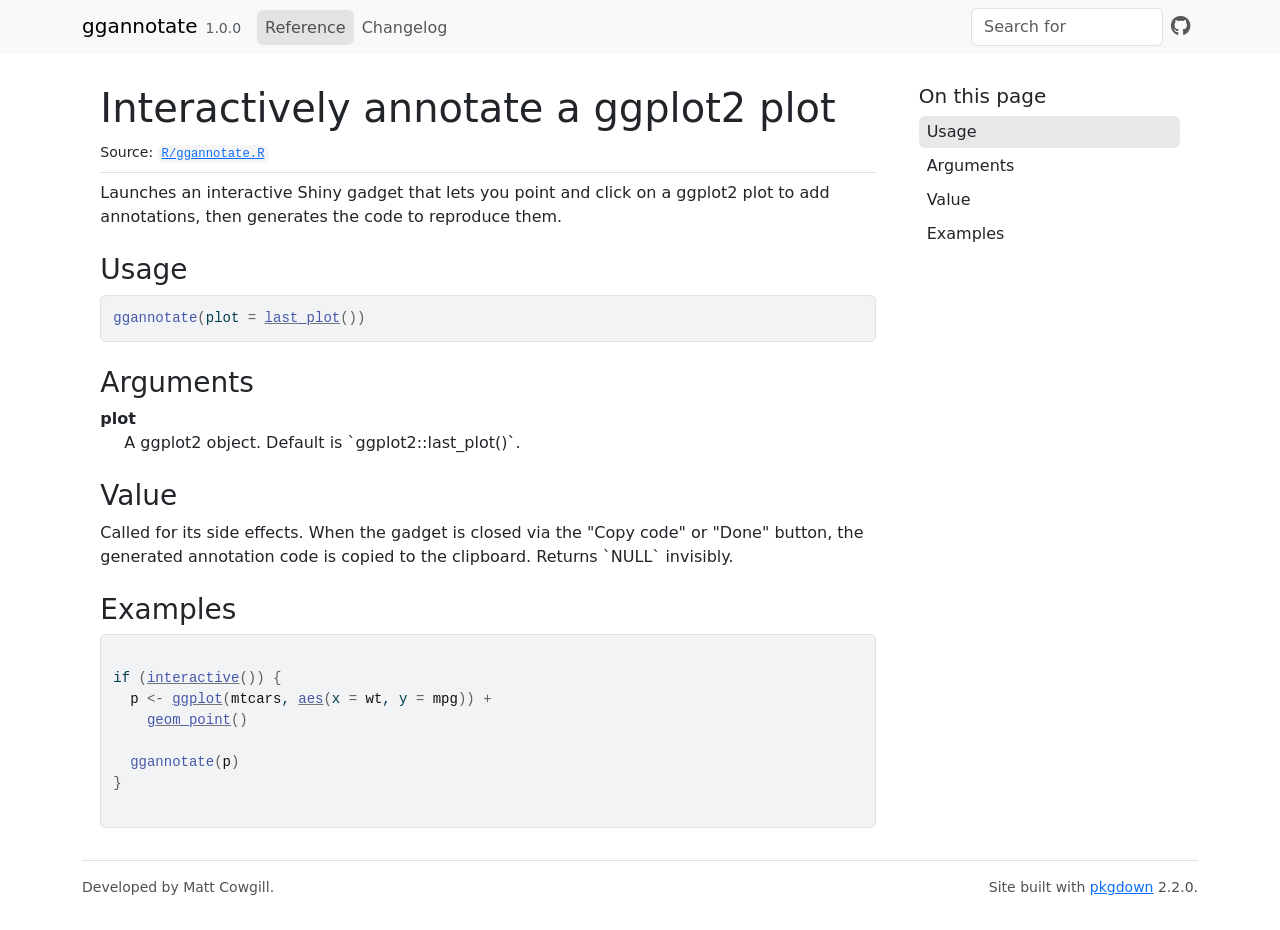
<file: reference/ggannotate.html>
<!DOCTYPE html>
<!-- Generated by pkgdown: do not edit by hand --><html lang="en"><head><meta http-equiv="Content-Type" content="text/html; charset=UTF-8"><meta charset="utf-8"><meta http-equiv="X-UA-Compatible" content="IE=edge"><meta name="viewport" content="width=device-width, initial-scale=1, shrink-to-fit=no"><title>Interactively annotate a ggplot2 plot — ggannotate • ggannotate</title><script src="../deps/jquery-3.6.0/jquery-3.6.0.min.js"></script><meta name="viewport" content="width=device-width, initial-scale=1, shrink-to-fit=no"><link href="../deps/bootstrap-5.3.1/bootstrap.min.css" rel="stylesheet"><script src="../deps/bootstrap-5.3.1/bootstrap.bundle.min.js"></script><link href="../deps/font-awesome-6.5.2/css/all.min.css" rel="stylesheet"><link href="../deps/font-awesome-6.5.2/css/v4-shims.min.css" rel="stylesheet"><script src="../deps/headroom-0.11.0/headroom.min.js"></script><script src="../deps/headroom-0.11.0/jQuery.headroom.min.js"></script><script src="../deps/bootstrap-toc-1.0.1/bootstrap-toc.min.js"></script><script src="../deps/clipboard.js-2.0.11/clipboard.min.js"></script><script src="../deps/search-1.0.0/autocomplete.jquery.min.js"></script><script src="../deps/search-1.0.0/fuse.min.js"></script><script src="../deps/search-1.0.0/mark.min.js"></script><!-- pkgdown --><script src="../pkgdown.js"></script><link href="../extra.css" rel="stylesheet"><meta property="og:title" content="Interactively annotate a ggplot2 plot — ggannotate"><meta name="description" content="Launches an interactive Shiny gadget that lets you point and click
on a ggplot2 plot to add annotations, then generates the code to
reproduce them."><meta property="og:description" content="Launches an interactive Shiny gadget that lets you point and click
on a ggplot2 plot to add annotations, then generates the code to
reproduce them."></head><body>
    <a href="#main" class="visually-hidden-focusable">Skip to contents</a>


    <nav class="navbar navbar-expand-lg fixed-top bg-light" data-bs-theme="light" aria-label="Site navigation"><div class="container">

    <a class="navbar-brand me-2" href="../index.html">ggannotate</a>

    <small class="nav-text text-muted me-auto" data-bs-toggle="tooltip" data-bs-placement="bottom" title="">1.0.0</small>


    <button class="navbar-toggler" type="button" data-bs-toggle="collapse" data-bs-target="#navbar" aria-controls="navbar" aria-expanded="false" aria-label="Toggle navigation">
      <span class="navbar-toggler-icon"></span>
    </button>

    <div id="navbar" class="collapse navbar-collapse ms-3">
      <ul class="navbar-nav me-auto"><li class="active nav-item"><a class="nav-link" href="../reference/index.html">Reference</a></li>
<li class="nav-item"><a class="nav-link" href="../news/index.html">Changelog</a></li>
      </ul><ul class="navbar-nav"><li class="nav-item"><form class="form-inline" role="search">
 <input class="form-control" type="search" name="search-input" id="search-input" autocomplete="off" aria-label="Search site" placeholder="Search for" data-search-index="../search.json"></form></li>
<li class="nav-item"><a class="external-link nav-link" href="https://github.com/MattCowgill/ggannotate/" aria-label="GitHub"><span class="fa fab fa-github fa-lg"></span></a></li>
      </ul></div>


  </div>
</nav><div class="container template-reference-topic">
<div class="row">
  <main id="main" class="col-md-9"><div class="page-header">

      <h1>Interactively annotate a ggplot2 plot</h1>
      <small class="dont-index">Source: <a href="https://github.com/MattCowgill/ggannotate/blob/master/R/ggannotate.R" class="external-link"><code>R/ggannotate.R</code></a></small>
      <div class="d-none name"><code>ggannotate.Rd</code></div>
    </div>

    <div class="ref-description section level2">
    <p>Launches an interactive Shiny gadget that lets you point and click
on a ggplot2 plot to add annotations, then generates the code to
reproduce them.</p>
    </div>

    <div class="section level2">
    <h2 id="ref-usage">Usage<a class="anchor" aria-label="anchor" href="#ref-usage"></a></h2>
    <div class="sourceCode"><pre class="sourceCode r"><code><span><span class="fu">ggannotate</span><span class="op">(</span>plot <span class="op">=</span> <span class="fu"><a href="https://ggplot2.tidyverse.org/reference/get_last_plot.html" class="external-link">last_plot</a></span><span class="op">(</span><span class="op">)</span><span class="op">)</span></span></code></pre></div>
    </div>

    <div class="section level2">
    <h2 id="arguments">Arguments<a class="anchor" aria-label="anchor" href="#arguments"></a></h2>


<dl><dt id="arg-plot">plot<a class="anchor" aria-label="anchor" href="#arg-plot"></a></dt>
<dd><p>A ggplot2 object. Default is `ggplot2::last_plot()`.</p></dd>

</dl></div>
    <div class="section level2">
    <h2 id="value">Value<a class="anchor" aria-label="anchor" href="#value"></a></h2>
    <p>Called for its side effects. When the gadget is closed via
  the "Copy code" or "Done" button, the generated annotation code
  is copied to the clipboard. Returns `NULL` invisibly.</p>
    </div>

    <div class="section level2">
    <h2 id="ref-examples">Examples<a class="anchor" aria-label="anchor" href="#ref-examples"></a></h2>
    <div class="sourceCode"><pre class="sourceCode r"><code><span class="r-in"><span></span></span>
<span class="r-in"><span><span class="kw">if</span> <span class="op">(</span><span class="fu"><a href="https://rdrr.io/r/base/interactive.html" class="external-link">interactive</a></span><span class="op">(</span><span class="op">)</span><span class="op">)</span> <span class="op">{</span></span></span>
<span class="r-in"><span>  <span class="va">p</span> <span class="op">&lt;-</span> <span class="fu"><a href="https://ggplot2.tidyverse.org/reference/ggplot.html" class="external-link">ggplot</a></span><span class="op">(</span><span class="va">mtcars</span>, <span class="fu"><a href="https://ggplot2.tidyverse.org/reference/aes.html" class="external-link">aes</a></span><span class="op">(</span>x <span class="op">=</span> <span class="va">wt</span>, y <span class="op">=</span> <span class="va">mpg</span><span class="op">)</span><span class="op">)</span> <span class="op">+</span></span></span>
<span class="r-in"><span>    <span class="fu"><a href="https://ggplot2.tidyverse.org/reference/geom_point.html" class="external-link">geom_point</a></span><span class="op">(</span><span class="op">)</span></span></span>
<span class="r-in"><span></span></span>
<span class="r-in"><span>  <span class="fu">ggannotate</span><span class="op">(</span><span class="va">p</span><span class="op">)</span></span></span>
<span class="r-in"><span><span class="op">}</span></span></span>
<span class="r-in"><span></span></span>
</code></pre></div>
    </div>
  </main><aside class="col-md-3"><nav id="toc" aria-label="Table of contents"><h2>On this page</h2>
    </nav></aside></div>


    <footer><div class="pkgdown-footer-left">
  <p>Developed by Matt Cowgill.</p>
</div>

<div class="pkgdown-footer-right">
  <p>Site built with <a href="https://pkgdown.r-lib.org/" class="external-link">pkgdown</a> 2.2.0.</p>
</div>

    </footer></div>





  </body></html>
</file>
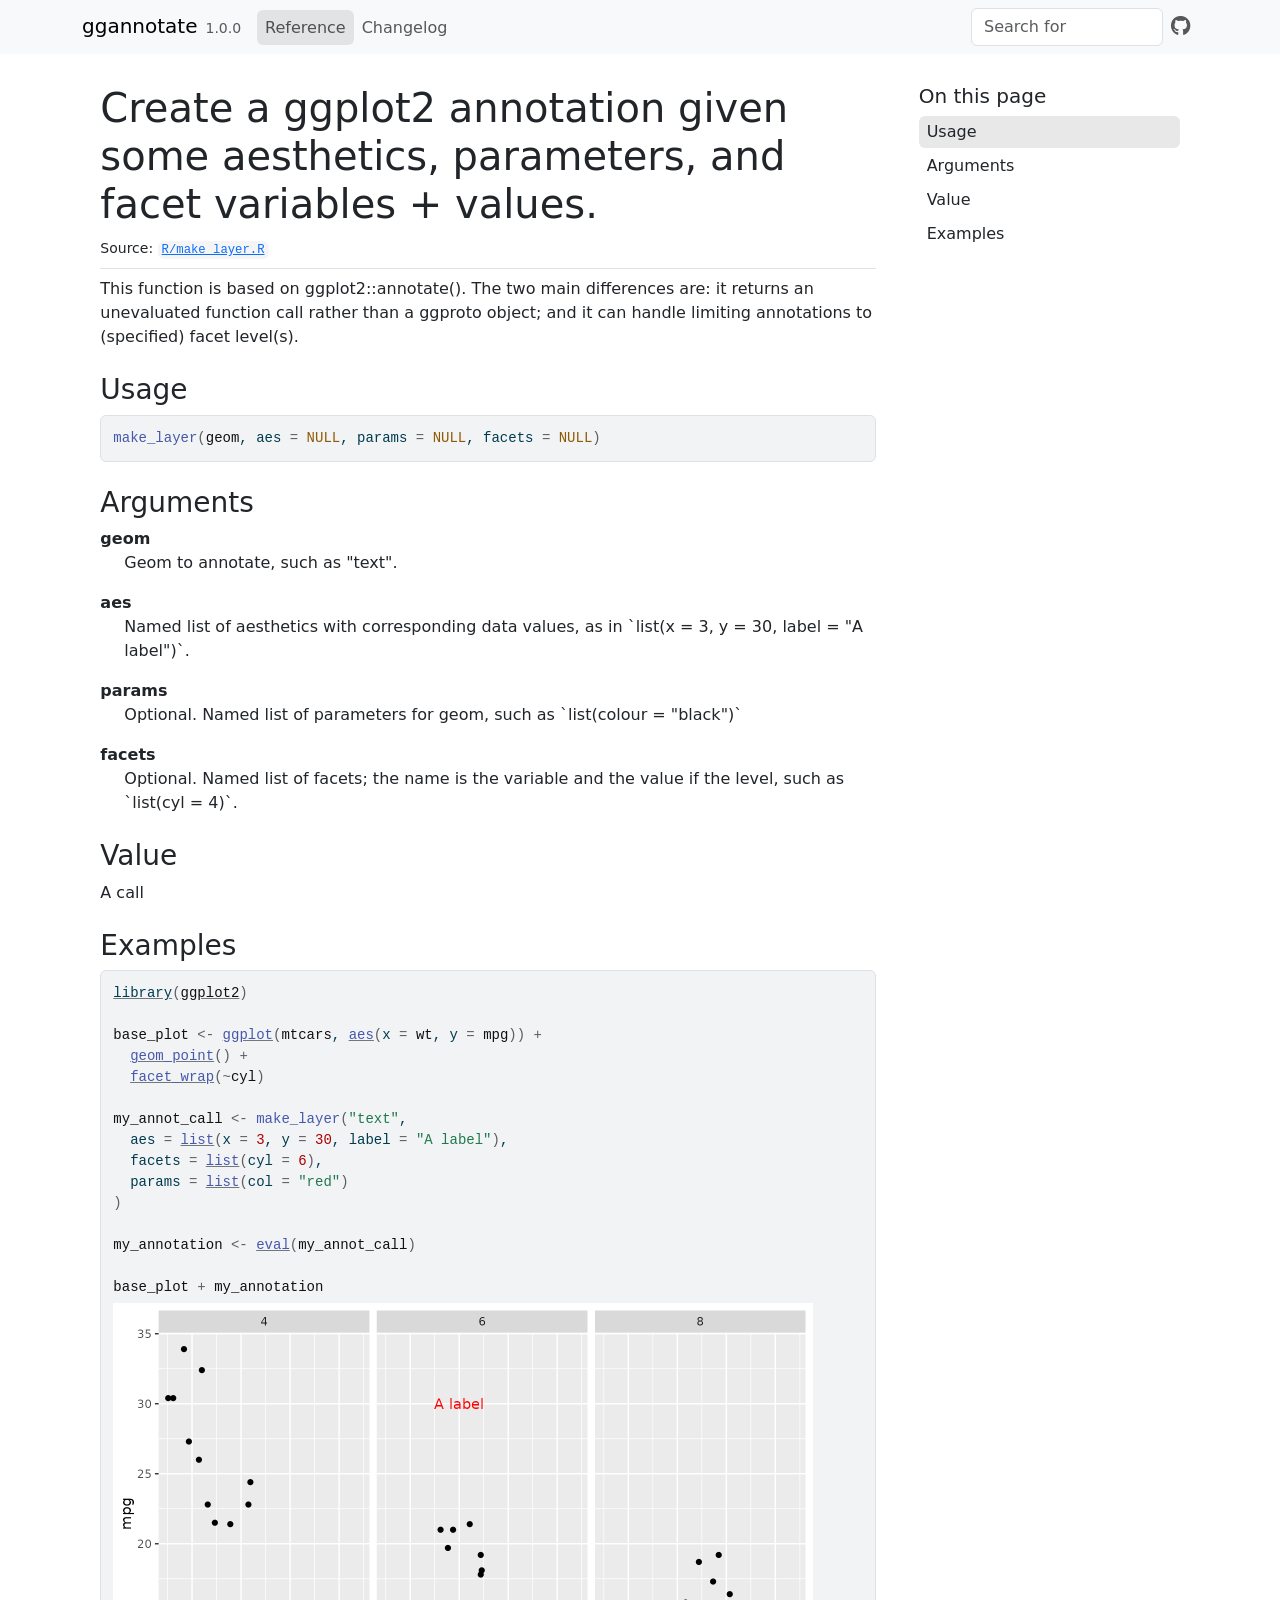
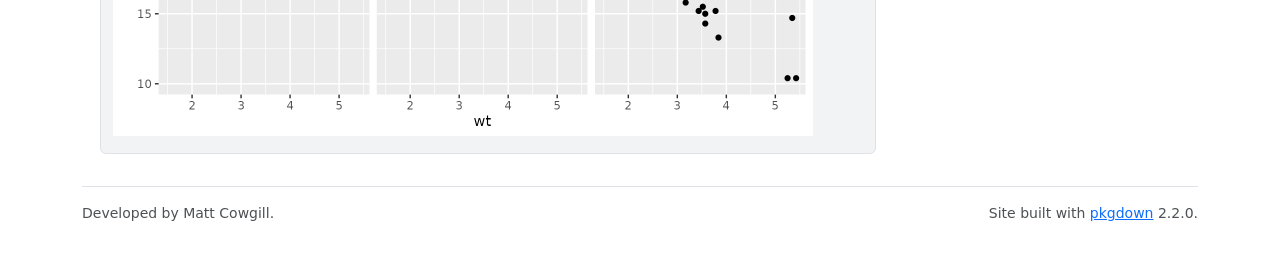
<file: reference/make_layer.html>
<!DOCTYPE html>
<!-- Generated by pkgdown: do not edit by hand --><html lang="en"><head><meta http-equiv="Content-Type" content="text/html; charset=UTF-8"><meta charset="utf-8"><meta http-equiv="X-UA-Compatible" content="IE=edge"><meta name="viewport" content="width=device-width, initial-scale=1, shrink-to-fit=no"><title>Create a ggplot2 annotation given some aesthetics, parameters, and facet variables + values. — make_layer • ggannotate</title><script src="../deps/jquery-3.6.0/jquery-3.6.0.min.js"></script><meta name="viewport" content="width=device-width, initial-scale=1, shrink-to-fit=no"><link href="../deps/bootstrap-5.3.1/bootstrap.min.css" rel="stylesheet"><script src="../deps/bootstrap-5.3.1/bootstrap.bundle.min.js"></script><link href="../deps/font-awesome-6.5.2/css/all.min.css" rel="stylesheet"><link href="../deps/font-awesome-6.5.2/css/v4-shims.min.css" rel="stylesheet"><script src="../deps/headroom-0.11.0/headroom.min.js"></script><script src="../deps/headroom-0.11.0/jQuery.headroom.min.js"></script><script src="../deps/bootstrap-toc-1.0.1/bootstrap-toc.min.js"></script><script src="../deps/clipboard.js-2.0.11/clipboard.min.js"></script><script src="../deps/search-1.0.0/autocomplete.jquery.min.js"></script><script src="../deps/search-1.0.0/fuse.min.js"></script><script src="../deps/search-1.0.0/mark.min.js"></script><!-- pkgdown --><script src="../pkgdown.js"></script><link href="../extra.css" rel="stylesheet"><meta property="og:title" content="Create a ggplot2 annotation given some aesthetics, parameters, and facet variables + values. — make_layer"><meta name="description" content="This function is based on ggplot2::annotate(). The two main differences are:
it returns an unevaluated function call rather than a ggproto object; and
it can handle limiting annotations to (specified) facet level(s)."><meta property="og:description" content="This function is based on ggplot2::annotate(). The two main differences are:
it returns an unevaluated function call rather than a ggproto object; and
it can handle limiting annotations to (specified) facet level(s)."></head><body>
    <a href="#main" class="visually-hidden-focusable">Skip to contents</a>


    <nav class="navbar navbar-expand-lg fixed-top bg-light" data-bs-theme="light" aria-label="Site navigation"><div class="container">

    <a class="navbar-brand me-2" href="../index.html">ggannotate</a>

    <small class="nav-text text-muted me-auto" data-bs-toggle="tooltip" data-bs-placement="bottom" title="">1.0.0</small>


    <button class="navbar-toggler" type="button" data-bs-toggle="collapse" data-bs-target="#navbar" aria-controls="navbar" aria-expanded="false" aria-label="Toggle navigation">
      <span class="navbar-toggler-icon"></span>
    </button>

    <div id="navbar" class="collapse navbar-collapse ms-3">
      <ul class="navbar-nav me-auto"><li class="active nav-item"><a class="nav-link" href="../reference/index.html">Reference</a></li>
<li class="nav-item"><a class="nav-link" href="../news/index.html">Changelog</a></li>
      </ul><ul class="navbar-nav"><li class="nav-item"><form class="form-inline" role="search">
 <input class="form-control" type="search" name="search-input" id="search-input" autocomplete="off" aria-label="Search site" placeholder="Search for" data-search-index="../search.json"></form></li>
<li class="nav-item"><a class="external-link nav-link" href="https://github.com/MattCowgill/ggannotate/" aria-label="GitHub"><span class="fa fab fa-github fa-lg"></span></a></li>
      </ul></div>


  </div>
</nav><div class="container template-reference-topic">
<div class="row">
  <main id="main" class="col-md-9"><div class="page-header">

      <h1>Create a ggplot2 annotation given some aesthetics, parameters, and facet variables + values.</h1>
      <small class="dont-index">Source: <a href="https://github.com/MattCowgill/ggannotate/blob/master/R/make_layer.R" class="external-link"><code>R/make_layer.R</code></a></small>
      <div class="d-none name"><code>make_layer.Rd</code></div>
    </div>

    <div class="ref-description section level2">
    <p>This function is based on ggplot2::annotate(). The two main differences are:
it returns an unevaluated function call rather than a ggproto object; and
it can handle limiting annotations to (specified) facet level(s).</p>
    </div>

    <div class="section level2">
    <h2 id="ref-usage">Usage<a class="anchor" aria-label="anchor" href="#ref-usage"></a></h2>
    <div class="sourceCode"><pre class="sourceCode r"><code><span><span class="fu">make_layer</span><span class="op">(</span><span class="va">geom</span>, aes <span class="op">=</span> <span class="cn">NULL</span>, params <span class="op">=</span> <span class="cn">NULL</span>, facets <span class="op">=</span> <span class="cn">NULL</span><span class="op">)</span></span></code></pre></div>
    </div>

    <div class="section level2">
    <h2 id="arguments">Arguments<a class="anchor" aria-label="anchor" href="#arguments"></a></h2>


<dl><dt id="arg-geom">geom<a class="anchor" aria-label="anchor" href="#arg-geom"></a></dt>
<dd><p>Geom to annotate, such as "text".</p></dd>


<dt id="arg-aes">aes<a class="anchor" aria-label="anchor" href="#arg-aes"></a></dt>
<dd><p>Named list of aesthetics with corresponding data values, as in
`list(x = 3, y = 30, label = "A label")`.</p></dd>


<dt id="arg-params">params<a class="anchor" aria-label="anchor" href="#arg-params"></a></dt>
<dd><p>Optional. Named list of parameters for geom,
such as `list(colour = "black")`</p></dd>


<dt id="arg-facets">facets<a class="anchor" aria-label="anchor" href="#arg-facets"></a></dt>
<dd><p>Optional. Named list of facets; the name is the variable and
the value if the level, such as `list(cyl = 4)`.</p></dd>

</dl></div>
    <div class="section level2">
    <h2 id="value">Value<a class="anchor" aria-label="anchor" href="#value"></a></h2>
    <p>A call</p>
    </div>

    <div class="section level2">
    <h2 id="ref-examples">Examples<a class="anchor" aria-label="anchor" href="#ref-examples"></a></h2>
    <div class="sourceCode"><pre class="sourceCode r"><code><span class="r-in"><span><span class="kw"><a href="https://rdrr.io/r/base/library.html" class="external-link">library</a></span><span class="op">(</span><span class="va"><a href="https://ggplot2.tidyverse.org" class="external-link">ggplot2</a></span><span class="op">)</span></span></span>
<span class="r-in"><span></span></span>
<span class="r-in"><span><span class="va">base_plot</span> <span class="op">&lt;-</span> <span class="fu"><a href="https://ggplot2.tidyverse.org/reference/ggplot.html" class="external-link">ggplot</a></span><span class="op">(</span><span class="va">mtcars</span>, <span class="fu"><a href="https://ggplot2.tidyverse.org/reference/aes.html" class="external-link">aes</a></span><span class="op">(</span>x <span class="op">=</span> <span class="va">wt</span>, y <span class="op">=</span> <span class="va">mpg</span><span class="op">)</span><span class="op">)</span> <span class="op">+</span></span></span>
<span class="r-in"><span>  <span class="fu"><a href="https://ggplot2.tidyverse.org/reference/geom_point.html" class="external-link">geom_point</a></span><span class="op">(</span><span class="op">)</span> <span class="op">+</span></span></span>
<span class="r-in"><span>  <span class="fu"><a href="https://ggplot2.tidyverse.org/reference/facet_wrap.html" class="external-link">facet_wrap</a></span><span class="op">(</span><span class="op">~</span><span class="va">cyl</span><span class="op">)</span></span></span>
<span class="r-in"><span></span></span>
<span class="r-in"><span><span class="va">my_annot_call</span> <span class="op">&lt;-</span> <span class="fu">make_layer</span><span class="op">(</span><span class="st">"text"</span>,</span></span>
<span class="r-in"><span>  aes <span class="op">=</span> <span class="fu"><a href="https://rdrr.io/r/base/list.html" class="external-link">list</a></span><span class="op">(</span>x <span class="op">=</span> <span class="fl">3</span>, y <span class="op">=</span> <span class="fl">30</span>, label <span class="op">=</span> <span class="st">"A label"</span><span class="op">)</span>,</span></span>
<span class="r-in"><span>  facets <span class="op">=</span> <span class="fu"><a href="https://rdrr.io/r/base/list.html" class="external-link">list</a></span><span class="op">(</span>cyl <span class="op">=</span> <span class="fl">6</span><span class="op">)</span>,</span></span>
<span class="r-in"><span>  params <span class="op">=</span> <span class="fu"><a href="https://rdrr.io/r/base/list.html" class="external-link">list</a></span><span class="op">(</span>col <span class="op">=</span> <span class="st">"red"</span><span class="op">)</span></span></span>
<span class="r-in"><span><span class="op">)</span></span></span>
<span class="r-in"><span></span></span>
<span class="r-in"><span><span class="va">my_annotation</span> <span class="op">&lt;-</span> <span class="fu"><a href="https://rdrr.io/r/base/eval.html" class="external-link">eval</a></span><span class="op">(</span><span class="va">my_annot_call</span><span class="op">)</span></span></span>
<span class="r-in"><span></span></span>
<span class="r-in"><span><span class="va">base_plot</span> <span class="op">+</span> <span class="va">my_annotation</span></span></span>
<span class="r-plt img"><img src="make_layer-1.png" alt="" width="700" height="433"></span>
</code></pre></div>
    </div>
  </main><aside class="col-md-3"><nav id="toc" aria-label="Table of contents"><h2>On this page</h2>
    </nav></aside></div>


    <footer><div class="pkgdown-footer-left">
  <p>Developed by Matt Cowgill.</p>
</div>

<div class="pkgdown-footer-right">
  <p>Site built with <a href="https://pkgdown.r-lib.org/" class="external-link">pkgdown</a> 2.2.0.</p>
</div>

    </footer></div>





  </body></html>
</file>
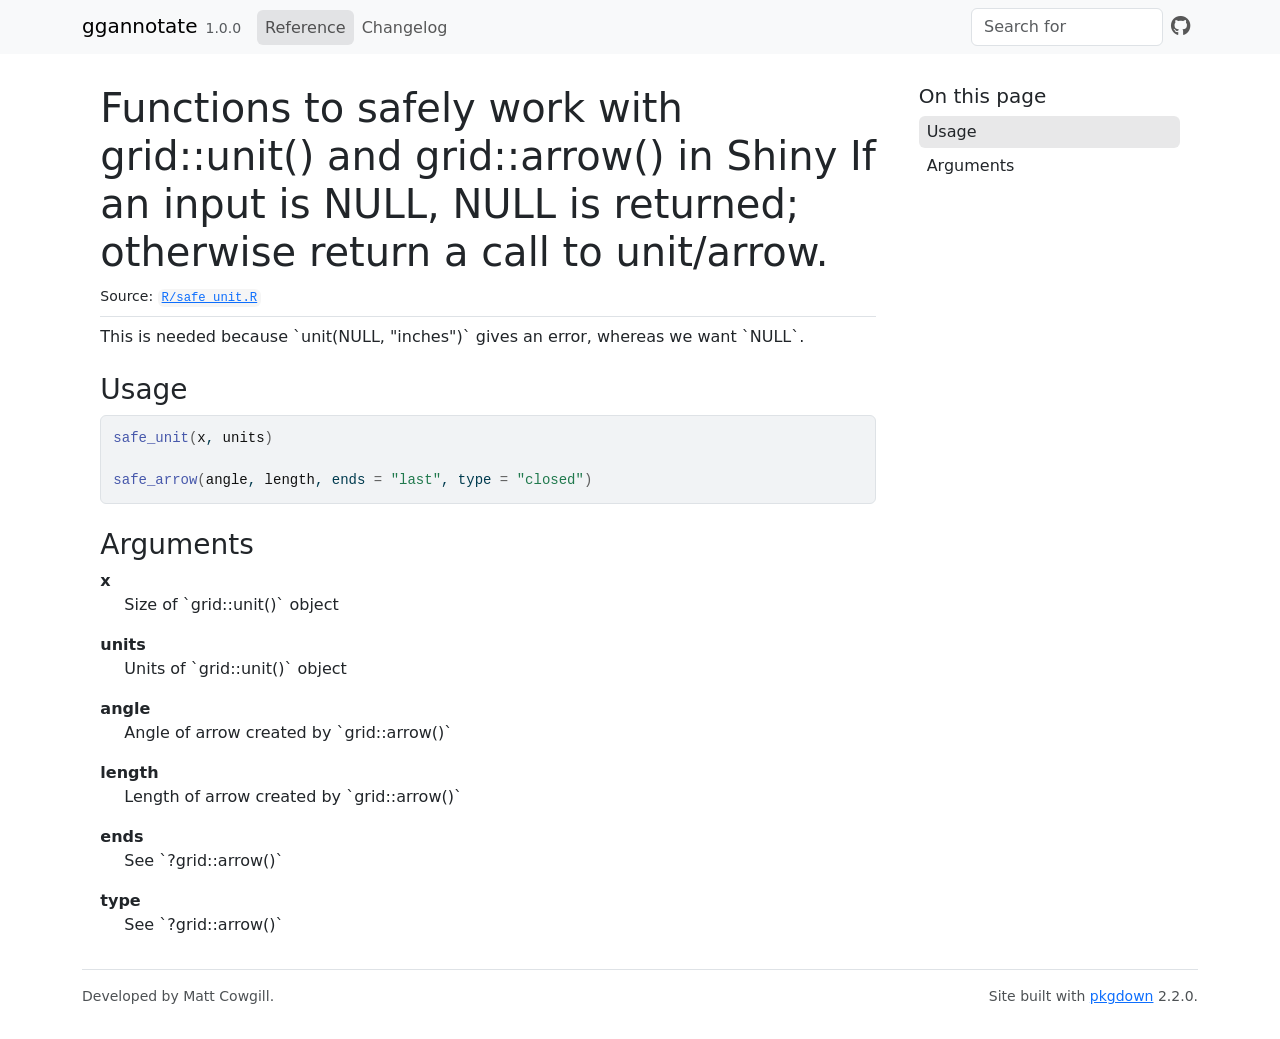
<file: reference/safe_arrow.html>
<html>
  <head>
    <meta http-equiv="refresh" content="0;URL=https://mattcowgill.github.io/ggannotate/reference/safe_unit.html" />
    <meta name="robots" content="noindex">
    <link rel="canonical" href="https://mattcowgill.github.io/ggannotate/reference/safe_unit.html">
  </head>
</html>
</file>
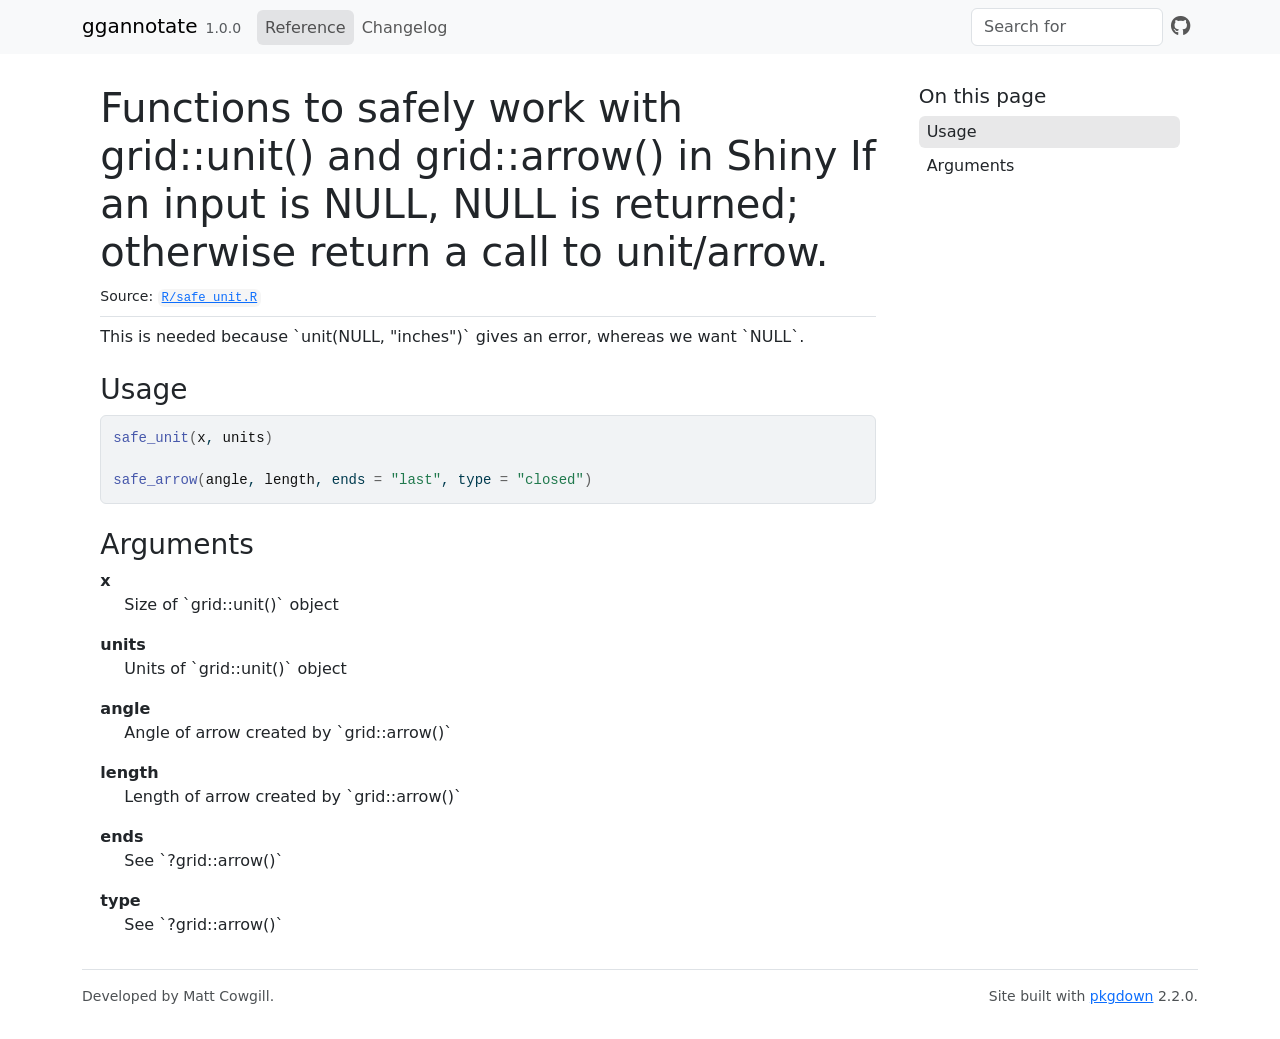
<file: reference/safe_unit.html>
<!DOCTYPE html>
<!-- Generated by pkgdown: do not edit by hand --><html lang="en"><head><meta http-equiv="Content-Type" content="text/html; charset=UTF-8"><meta charset="utf-8"><meta http-equiv="X-UA-Compatible" content="IE=edge"><meta name="viewport" content="width=device-width, initial-scale=1, shrink-to-fit=no"><title>Functions to safely work with grid::unit() and grid::arrow() in Shiny If an input is NULL, NULL is returned; otherwise return a call to unit/arrow. — safe_unit • ggannotate</title><script src="../deps/jquery-3.6.0/jquery-3.6.0.min.js"></script><meta name="viewport" content="width=device-width, initial-scale=1, shrink-to-fit=no"><link href="../deps/bootstrap-5.3.1/bootstrap.min.css" rel="stylesheet"><script src="../deps/bootstrap-5.3.1/bootstrap.bundle.min.js"></script><link href="../deps/font-awesome-6.5.2/css/all.min.css" rel="stylesheet"><link href="../deps/font-awesome-6.5.2/css/v4-shims.min.css" rel="stylesheet"><script src="../deps/headroom-0.11.0/headroom.min.js"></script><script src="../deps/headroom-0.11.0/jQuery.headroom.min.js"></script><script src="../deps/bootstrap-toc-1.0.1/bootstrap-toc.min.js"></script><script src="../deps/clipboard.js-2.0.11/clipboard.min.js"></script><script src="../deps/search-1.0.0/autocomplete.jquery.min.js"></script><script src="../deps/search-1.0.0/fuse.min.js"></script><script src="../deps/search-1.0.0/mark.min.js"></script><!-- pkgdown --><script src="../pkgdown.js"></script><link href="../extra.css" rel="stylesheet"><meta property="og:title" content="Functions to safely work with grid::unit() and grid::arrow() in Shiny If an input is NULL, NULL is returned; otherwise return a call to unit/arrow. — safe_unit"><meta name="description" content='This is needed because `unit(NULL, "inches")` gives an error,
whereas we want `NULL`.'><meta property="og:description" content='This is needed because `unit(NULL, "inches")` gives an error,
whereas we want `NULL`.'></head><body>
    <a href="#main" class="visually-hidden-focusable">Skip to contents</a>


    <nav class="navbar navbar-expand-lg fixed-top bg-light" data-bs-theme="light" aria-label="Site navigation"><div class="container">

    <a class="navbar-brand me-2" href="../index.html">ggannotate</a>

    <small class="nav-text text-muted me-auto" data-bs-toggle="tooltip" data-bs-placement="bottom" title="">1.0.0</small>


    <button class="navbar-toggler" type="button" data-bs-toggle="collapse" data-bs-target="#navbar" aria-controls="navbar" aria-expanded="false" aria-label="Toggle navigation">
      <span class="navbar-toggler-icon"></span>
    </button>

    <div id="navbar" class="collapse navbar-collapse ms-3">
      <ul class="navbar-nav me-auto"><li class="active nav-item"><a class="nav-link" href="../reference/index.html">Reference</a></li>
<li class="nav-item"><a class="nav-link" href="../news/index.html">Changelog</a></li>
      </ul><ul class="navbar-nav"><li class="nav-item"><form class="form-inline" role="search">
 <input class="form-control" type="search" name="search-input" id="search-input" autocomplete="off" aria-label="Search site" placeholder="Search for" data-search-index="../search.json"></form></li>
<li class="nav-item"><a class="external-link nav-link" href="https://github.com/MattCowgill/ggannotate/" aria-label="GitHub"><span class="fa fab fa-github fa-lg"></span></a></li>
      </ul></div>


  </div>
</nav><div class="container template-reference-topic">
<div class="row">
  <main id="main" class="col-md-9"><div class="page-header">

      <h1>Functions to safely work with grid::unit() and grid::arrow() in Shiny If an input is NULL, NULL is returned; otherwise return a call to unit/arrow.</h1>
      <small class="dont-index">Source: <a href="https://github.com/MattCowgill/ggannotate/blob/master/R/safe_unit.R" class="external-link"><code>R/safe_unit.R</code></a></small>
      <div class="d-none name"><code>safe_unit.Rd</code></div>
    </div>

    <div class="ref-description section level2">
    <p>This is needed because `unit(NULL, "inches")` gives an error,
whereas we want `NULL`.</p>
    </div>

    <div class="section level2">
    <h2 id="ref-usage">Usage<a class="anchor" aria-label="anchor" href="#ref-usage"></a></h2>
    <div class="sourceCode"><pre class="sourceCode r"><code><span><span class="fu">safe_unit</span><span class="op">(</span><span class="va">x</span>, <span class="va">units</span><span class="op">)</span></span>
<span></span>
<span><span class="fu">safe_arrow</span><span class="op">(</span><span class="va">angle</span>, <span class="va">length</span>, ends <span class="op">=</span> <span class="st">"last"</span>, type <span class="op">=</span> <span class="st">"closed"</span><span class="op">)</span></span></code></pre></div>
    </div>

    <div class="section level2">
    <h2 id="arguments">Arguments<a class="anchor" aria-label="anchor" href="#arguments"></a></h2>


<dl><dt id="arg-x">x<a class="anchor" aria-label="anchor" href="#arg-x"></a></dt>
<dd><p>Size of `grid::unit()` object</p></dd>


<dt id="arg-units">units<a class="anchor" aria-label="anchor" href="#arg-units"></a></dt>
<dd><p>Units of `grid::unit()` object</p></dd>


<dt id="arg-angle">angle<a class="anchor" aria-label="anchor" href="#arg-angle"></a></dt>
<dd><p>Angle of arrow created by `grid::arrow()`</p></dd>


<dt id="arg-length">length<a class="anchor" aria-label="anchor" href="#arg-length"></a></dt>
<dd><p>Length of arrow created by `grid::arrow()`</p></dd>


<dt id="arg-ends">ends<a class="anchor" aria-label="anchor" href="#arg-ends"></a></dt>
<dd><p>See `?grid::arrow()`</p></dd>


<dt id="arg-type">type<a class="anchor" aria-label="anchor" href="#arg-type"></a></dt>
<dd><p>See `?grid::arrow()`</p></dd>

</dl></div>

  </main><aside class="col-md-3"><nav id="toc" aria-label="Table of contents"><h2>On this page</h2>
    </nav></aside></div>


    <footer><div class="pkgdown-footer-left">
  <p>Developed by Matt Cowgill.</p>
</div>

<div class="pkgdown-footer-right">
  <p>Site built with <a href="https://pkgdown.r-lib.org/" class="external-link">pkgdown</a> 2.2.0.</p>
</div>

    </footer></div>





  </body></html>
</file>
<file: extra.css>
img[src*="ggannotate_hex"] {
  max-height: 160px;
  width: auto;
}
</file>
<file: deps/font-awesome-6.5.2/css/v4-shims.min.css>
/*!
 * Font Awesome Free 6.5.2 by @fontawesome - https://fontawesome.com
 * License - https://fontawesome.com/license/free (Icons: CC BY 4.0, Fonts: SIL OFL 1.1, Code: MIT License)
 * Copyright 2024 Fonticons, Inc.
 */
.fa.fa-glass:before{content:"\f000"}.fa.fa-envelope-o{font-family:"Font Awesome 6 Free";font-weight:400}.fa.fa-envelope-o:before{content:"\f0e0"}.fa.fa-star-o{font-family:"Font Awesome 6 Free";font-weight:400}.fa.fa-star-o:before{content:"\f005"}.fa.fa-close:before,.fa.fa-remove:before{content:"\f00d"}.fa.fa-gear:before{content:"\f013"}.fa.fa-trash-o{font-family:"Font Awesome 6 Free";font-weight:400}.fa.fa-trash-o:before{content:"\f2ed"}.fa.fa-home:before{content:"\f015"}.fa.fa-file-o{font-family:"Font Awesome 6 Free";font-weight:400}.fa.fa-file-o:before{content:"\f15b"}.fa.fa-clock-o{font-family:"Font Awesome 6 Free";font-weight:400}.fa.fa-clock-o:before{content:"\f017"}.fa.fa-arrow-circle-o-down{font-family:"Font Awesome 6 Free";font-weight:400}.fa.fa-arrow-circle-o-down:before{content:"\f358"}.fa.fa-arrow-circle-o-up{font-family:"Font Awesome 6 Free";font-weight:400}.fa.fa-arrow-circle-o-up:before{content:"\f35b"}.fa.fa-play-circle-o{font-family:"Font Awesome 6 Free";font-weight:400}.fa.fa-play-circle-o:before{content:"\f144"}.fa.fa-repeat:before,.fa.fa-rotate-right:before{content:"\f01e"}.fa.fa-refresh:before{content:"\f021"}.fa.fa-list-alt{font-family:"Font Awesome 6 Free";font-weight:400}.fa.fa-list-alt:before{content:"\f022"}.fa.fa-dedent:before{content:"\f03b"}.fa.fa-video-camera:before{content:"\f03d"}.fa.fa-picture-o{font-family:"Font Awesome 6 Free";font-weight:400}.fa.fa-picture-o:before{content:"\f03e"}.fa.fa-photo{font-family:"Font Awesome 6 Free";font-weight:400}.fa.fa-photo:before{content:"\f03e"}.fa.fa-image{font-family:"Font Awesome 6 Free";font-weight:400}.fa.fa-image:before{content:"\f03e"}.fa.fa-map-marker:before{content:"\f3c5"}.fa.fa-pencil-square-o{font-family:"Font Awesome 6 Free";font-weight:400}.fa.fa-pencil-square-o:before{content:"\f044"}.fa.fa-edit{font-family:"Font Awesome 6 Free";font-weight:400}.fa.fa-edit:before{content:"\f044"}.fa.fa-share-square-o:before{content:"\f14d"}.fa.fa-check-square-o{font-family:"Font Awesome 6 Free";font-weight:400}.fa.fa-check-square-o:before{content:"\f14a"}.fa.fa-arrows:before{content:"\f0b2"}.fa.fa-times-circle-o{font-family:"Font Awesome 6 Free";font-weight:400}.fa.fa-times-circle-o:before{content:"\f057"}.fa.fa-check-circle-o{font-family:"Font Awesome 6 Free";font-weight:400}.fa.fa-check-circle-o:before{content:"\f058"}.fa.fa-mail-forward:before{content:"\f064"}.fa.fa-expand:before{content:"\f424"}.fa.fa-compress:before{content:"\f422"}.fa.fa-eye,.fa.fa-eye-slash{font-family:"Font Awesome 6 Free";font-weight:400}.fa.fa-warning:before{content:"\f071"}.fa.fa-calendar:before{content:"\f073"}.fa.fa-arrows-v:before{content:"\f338"}.fa.fa-arrows-h:before{content:"\f337"}.fa.fa-bar-chart-o:before,.fa.fa-bar-chart:before{content:"\e0e3"}.fa.fa-twitter-square{font-family:"Font Awesome 6 Brands";font-weight:400}.fa.fa-twitter-square:before{content:"\f081"}.fa.fa-facebook-square{font-family:"Font Awesome 6 Brands";font-weight:400}.fa.fa-facebook-square:before{content:"\f082"}.fa.fa-gears:before{content:"\f085"}.fa.fa-thumbs-o-up{font-family:"Font Awesome 6 Free";font-weight:400}.fa.fa-thumbs-o-up:before{content:"\f164"}.fa.fa-thumbs-o-down{font-family:"Font Awesome 6 Free";font-weight:400}.fa.fa-thumbs-o-down:before{content:"\f165"}.fa.fa-heart-o{font-family:"Font Awesome 6 Free";font-weight:400}.fa.fa-heart-o:before{content:"\f004"}.fa.fa-sign-out:before{content:"\f2f5"}.fa.fa-linkedin-square{font-family:"Font Awesome 6 Brands";font-weight:400}.fa.fa-linkedin-square:before{content:"\f08c"}.fa.fa-thumb-tack:before{content:"\f08d"}.fa.fa-external-link:before{content:"\f35d"}.fa.fa-sign-in:before{content:"\f2f6"}.fa.fa-github-square{font-family:"Font Awesome 6 Brands";font-weight:400}.fa.fa-github-square:before{content:"\f092"}.fa.fa-lemon-o{font-family:"Font Awesome 6 Free";font-weight:400}.fa.fa-lemon-o:before{content:"\f094"}.fa.fa-square-o{font-family:"Font Awesome 6 Free";font-weight:400}.fa.fa-square-o:before{content:"\f0c8"}.fa.fa-bookmark-o{font-family:"Font Awesome 6 Free";font-weight:400}.fa.fa-bookmark-o:before{content:"\f02e"}.fa.fa-facebook,.fa.fa-twitter{font-family:"Font Awesome 6 Brands";font-weight:400}.fa.fa-facebook:before{content:"\f39e"}.fa.fa-facebook-f{font-family:"Font Awesome 6 Brands";font-weight:400}.fa.fa-facebook-f:before{content:"\f39e"}.fa.fa-github{font-family:"Font Awesome 6 Brands";font-weight:400}.fa.fa-credit-card{font-family:"Font Awesome 6 Free";font-weight:400}.fa.fa-feed:before{content:"\f09e"}.fa.fa-hdd-o{font-family:"Font Awesome 6 Free";font-weight:400}.fa.fa-hdd-o:before{content:"\f0a0"}.fa.fa-hand-o-right{font-family:"Font Awesome 6 Free";font-weight:400}.fa.fa-hand-o-right:before{content:"\f0a4"}.fa.fa-hand-o-left{font-family:"Font Awesome 6 Free";font-weight:400}.fa.fa-hand-o-left:before{content:"\f0a5"}.fa.fa-hand-o-up{font-family:"Font Awesome 6 Free";font-weight:400}.fa.fa-hand-o-up:before{content:"\f0a6"}.fa.fa-hand-o-down{font-family:"Font Awesome 6 Free";font-weight:400}.fa.fa-hand-o-down:before{content:"\f0a7"}.fa.fa-globe:before{content:"\f57d"}.fa.fa-tasks:before{content:"\f828"}.fa.fa-arrows-alt:before{content:"\f31e"}.fa.fa-group:before{content:"\f0c0"}.fa.fa-chain:before{content:"\f0c1"}.fa.fa-cut:before{content:"\f0c4"}.fa.fa-files-o{font-family:"Font Awesome 6 Free";font-weight:400}.fa.fa-files-o:before{content:"\f0c5"}.fa.fa-floppy-o{font-family:"Font Awesome 6 Free";font-weight:400}.fa.fa-floppy-o:before{content:"\f0c7"}.fa.fa-save{font-family:"Font Awesome 6 Free";font-weight:400}.fa.fa-save:before{content:"\f0c7"}.fa.fa-navicon:before,.fa.fa-reorder:before{content:"\f0c9"}.fa.fa-magic:before{content:"\e2ca"}.fa.fa-pinterest,.fa.fa-pinterest-square{font-family:"Font Awesome 6 Brands";font-weight:400}.fa.fa-pinterest-square:before{content:"\f0d3"}.fa.fa-google-plus-square{font-family:"Font Awesome 6 Brands";font-weight:400}.fa.fa-google-plus-square:before{content:"\f0d4"}.fa.fa-google-plus{font-family:"Font Awesome 6 Brands";font-weight:400}.fa.fa-google-plus:before{content:"\f0d5"}.fa.fa-money:before{content:"\f3d1"}.fa.fa-unsorted:before{content:"\f0dc"}.fa.fa-sort-desc:before{content:"\f0dd"}.fa.fa-sort-asc:before{content:"\f0de"}.fa.fa-linkedin{font-family:"Font Awesome 6 Brands";font-weight:400}.fa.fa-linkedin:before{content:"\f0e1"}.fa.fa-rotate-left:before{content:"\f0e2"}.fa.fa-legal:before{content:"\f0e3"}.fa.fa-dashboard:before,.fa.fa-tachometer:before{content:"\f625"}.fa.fa-comment-o{font-family:"Font Awesome 6 Free";font-weight:400}.fa.fa-comment-o:before{content:"\f075"}.fa.fa-comments-o{font-family:"Font Awesome 6 Free";font-weight:400}.fa.fa-comments-o:before{content:"\f086"}.fa.fa-flash:before{content:"\f0e7"}.fa.fa-clipboard:before{content:"\f0ea"}.fa.fa-lightbulb-o{font-family:"Font Awesome 6 Free";font-weight:400}.fa.fa-lightbulb-o:before{content:"\f0eb"}.fa.fa-exchange:before{content:"\f362"}.fa.fa-cloud-download:before{content:"\f0ed"}.fa.fa-cloud-upload:before{content:"\f0ee"}.fa.fa-bell-o{font-family:"Font Awesome 6 Free";font-weight:400}.fa.fa-bell-o:before{content:"\f0f3"}.fa.fa-cutlery:before{content:"\f2e7"}.fa.fa-file-text-o{font-family:"Font Awesome 6 Free";font-weight:400}.fa.fa-file-text-o:before{content:"\f15c"}.fa.fa-building-o{font-family:"Font Awesome 6 Free";font-weight:400}.fa.fa-building-o:before{content:"\f1ad"}.fa.fa-hospital-o{font-family:"Font Awesome 6 Free";font-weight:400}.fa.fa-hospital-o:before{content:"\f0f8"}.fa.fa-tablet:before{content:"\f3fa"}.fa.fa-mobile-phone:before,.fa.fa-mobile:before{content:"\f3cd"}.fa.fa-circle-o{font-family:"Font Awesome 6 Free";font-weight:400}.fa.fa-circle-o:before{content:"\f111"}.fa.fa-mail-reply:before{content:"\f3e5"}.fa.fa-github-alt{font-family:"Font Awesome 6 Brands";font-weight:400}.fa.fa-folder-o{font-family:"Font Awesome 6 Free";font-weight:400}.fa.fa-folder-o:before{content:"\f07b"}.fa.fa-folder-open-o{font-family:"Font Awesome 6 Free";font-weight:400}.fa.fa-folder-open-o:before{content:"\f07c"}.fa.fa-smile-o{font-family:"Font Awesome 6 Free";font-weight:400}.fa.fa-smile-o:before{content:"\f118"}.fa.fa-frown-o{font-family:"Font Awesome 6 Free";font-weight:400}.fa.fa-frown-o:before{content:"\f119"}.fa.fa-meh-o{font-family:"Font Awesome 6 Free";font-weight:400}.fa.fa-meh-o:before{content:"\f11a"}.fa.fa-keyboard-o{font-family:"Font Awesome 6 Free";font-weight:400}.fa.fa-keyboard-o:before{content:"\f11c"}.fa.fa-flag-o{font-family:"Font Awesome 6 Free";font-weight:400}.fa.fa-flag-o:before{content:"\f024"}.fa.fa-mail-reply-all:before{content:"\f122"}.fa.fa-star-half-o{font-family:"Font Awesome 6 Free";font-weight:400}.fa.fa-star-half-o:before{content:"\f5c0"}.fa.fa-star-half-empty{font-family:"Font Awesome 6 Free";font-weight:400}.fa.fa-star-half-empty:before{content:"\f5c0"}.fa.fa-star-half-full{font-family:"Font Awesome 6 Free";font-weight:400}.fa.fa-star-half-full:before{content:"\f5c0"}.fa.fa-code-fork:before{content:"\f126"}.fa.fa-chain-broken:before,.fa.fa-unlink:before{content:"\f127"}.fa.fa-calendar-o{font-family:"Font Awesome 6 Free";font-weight:400}.fa.fa-calendar-o:before{content:"\f133"}.fa.fa-css3,.fa.fa-html5,.fa.fa-maxcdn{font-family:"Font Awesome 6 Brands";font-weight:400}.fa.fa-unlock-alt:before{content:"\f09c"}.fa.fa-minus-square-o{font-family:"Font Awesome 6 Free";font-weight:400}.fa.fa-minus-square-o:before{content:"\f146"}.fa.fa-level-up:before{content:"\f3bf"}.fa.fa-level-down:before{content:"\f3be"}.fa.fa-pencil-square:before{content:"\f14b"}.fa.fa-external-link-square:before{content:"\f360"}.fa.fa-compass{font-family:"Font Awesome 6 Free";font-weight:400}.fa.fa-caret-square-o-down{font-family:"Font Awesome 6 Free";font-weight:400}.fa.fa-caret-square-o-down:before{content:"\f150"}.fa.fa-toggle-down{font-family:"Font Awesome 6 Free";font-weight:400}.fa.fa-toggle-down:before{content:"\f150"}.fa.fa-caret-square-o-up{font-family:"Font Awesome 6 Free";font-weight:400}.fa.fa-caret-square-o-up:before{content:"\f151"}.fa.fa-toggle-up{font-family:"Font Awesome 6 Free";font-weight:400}.fa.fa-toggle-up:before{content:"\f151"}.fa.fa-caret-square-o-right{font-family:"Font Awesome 6 Free";font-weight:400}.fa.fa-caret-square-o-right:before{content:"\f152"}.fa.fa-toggle-right{font-family:"Font Awesome 6 Free";font-weight:400}.fa.fa-toggle-right:before{content:"\f152"}.fa.fa-eur:before,.fa.fa-euro:before{content:"\f153"}.fa.fa-gbp:before{content:"\f154"}.fa.fa-dollar:before,.fa.fa-usd:before{content:"\24"}.fa.fa-inr:before,.fa.fa-rupee:before{content:"\e1bc"}.fa.fa-cny:before,.fa.fa-jpy:before,.fa.fa-rmb:before,.fa.fa-yen:before{content:"\f157"}.fa.fa-rouble:before,.fa.fa-rub:before,.fa.fa-ruble:before{content:"\f158"}.fa.fa-krw:before,.fa.fa-won:before{content:"\f159"}.fa.fa-bitcoin,.fa.fa-btc{font-family:"Font Awesome 6 Brands";font-weight:400}.fa.fa-bitcoin:before{content:"\f15a"}.fa.fa-file-text:before{content:"\f15c"}.fa.fa-sort-alpha-asc:before{content:"\f15d"}.fa.fa-sort-alpha-desc:before{content:"\f881"}.fa.fa-sort-amount-asc:before{content:"\f884"}.fa.fa-sort-amount-desc:before{content:"\f160"}.fa.fa-sort-numeric-asc:before{content:"\f162"}.fa.fa-sort-numeric-desc:before{content:"\f886"}.fa.fa-youtube-square{font-family:"Font Awesome 6 Brands";font-weight:400}.fa.fa-youtube-square:before{content:"\f431"}.fa.fa-xing,.fa.fa-xing-square,.fa.fa-youtube{font-family:"Font Awesome 6 Brands";font-weight:400}.fa.fa-xing-square:before{content:"\f169"}.fa.fa-youtube-play{font-family:"Font Awesome 6 Brands";font-weight:400}.fa.fa-youtube-play:before{content:"\f167"}.fa.fa-adn,.fa.fa-bitbucket,.fa.fa-bitbucket-square,.fa.fa-dropbox,.fa.fa-flickr,.fa.fa-instagram,.fa.fa-stack-overflow{font-family:"Font Awesome 6 Brands";font-weight:400}.fa.fa-bitbucket-square:before{content:"\f171"}.fa.fa-tumblr,.fa.fa-tumblr-square{font-family:"Font Awesome 6 Brands";font-weight:400}.fa.fa-tumblr-square:before{content:"\f174"}.fa.fa-long-arrow-down:before{content:"\f309"}.fa.fa-long-arrow-up:before{content:"\f30c"}.fa.fa-long-arrow-left:before{content:"\f30a"}.fa.fa-long-arrow-right:before{content:"\f30b"}.fa.fa-android,.fa.fa-apple,.fa.fa-dribbble,.fa.fa-foursquare,.fa.fa-gittip,.fa.fa-gratipay,.fa.fa-linux,.fa.fa-skype,.fa.fa-trello,.fa.fa-windows{font-family:"Font Awesome 6 Brands";font-weight:400}.fa.fa-gittip:before{content:"\f184"}.fa.fa-sun-o{font-family:"Font Awesome 6 Free";font-weight:400}.fa.fa-sun-o:before{content:"\f185"}.fa.fa-moon-o{font-family:"Font Awesome 6 Free";font-weight:400}.fa.fa-moon-o:before{content:"\f186"}.fa.fa-pagelines,.fa.fa-renren,.fa.fa-stack-exchange,.fa.fa-vk,.fa.fa-weibo{font-family:"Font Awesome 6 Brands";font-weight:400}.fa.fa-arrow-circle-o-right{font-family:"Font Awesome 6 Free";font-weight:400}.fa.fa-arrow-circle-o-right:before{content:"\f35a"}.fa.fa-arrow-circle-o-left{font-family:"Font Awesome 6 Free";font-weight:400}.fa.fa-arrow-circle-o-left:before{content:"\f359"}.fa.fa-caret-square-o-left{font-family:"Font Awesome 6 Free";font-weight:400}.fa.fa-caret-square-o-left:before{content:"\f191"}.fa.fa-toggle-left{font-family:"Font Awesome 6 Free";font-weight:400}.fa.fa-toggle-left:before{content:"\f191"}.fa.fa-dot-circle-o{font-family:"Font Awesome 6 Free";font-weight:400}.fa.fa-dot-circle-o:before{content:"\f192"}.fa.fa-vimeo-square{font-family:"Font Awesome 6 Brands";font-weight:400}.fa.fa-vimeo-square:before{content:"\f194"}.fa.fa-try:before,.fa.fa-turkish-lira:before{content:"\e2bb"}.fa.fa-plus-square-o{font-family:"Font Awesome 6 Free";font-weight:400}.fa.fa-plus-square-o:before{content:"\f0fe"}.fa.fa-openid,.fa.fa-slack,.fa.fa-wordpress{font-family:"Font Awesome 6 Brands";font-weight:400}.fa.fa-bank:before,.fa.fa-institution:before{content:"\f19c"}.fa.fa-mortar-board:before{content:"\f19d"}.fa.fa-google,.fa.fa-reddit,.fa.fa-reddit-square,.fa.fa-yahoo{font-family:"Font Awesome 6 Brands";font-weight:400}.fa.fa-reddit-square:before{content:"\f1a2"}.fa.fa-behance,.fa.fa-behance-square,.fa.fa-delicious,.fa.fa-digg,.fa.fa-drupal,.fa.fa-joomla,.fa.fa-pied-piper-alt,.fa.fa-pied-piper-pp,.fa.fa-stumbleupon,.fa.fa-stumbleupon-circle{font-family:"Font Awesome 6 Brands";font-weight:400}.fa.fa-behance-square:before{content:"\f1b5"}.fa.fa-steam,.fa.fa-steam-square{font-family:"Font Awesome 6 Brands";font-weight:400}.fa.fa-steam-square:before{content:"\f1b7"}.fa.fa-automobile:before{content:"\f1b9"}.fa.fa-cab:before{content:"\f1ba"}.fa.fa-deviantart,.fa.fa-soundcloud,.fa.fa-spotify{font-family:"Font Awesome 6 Brands";font-weight:400}.fa.fa-file-pdf-o{font-family:"Font Awesome 6 Free";font-weight:400}.fa.fa-file-pdf-o:before{content:"\f1c1"}.fa.fa-file-word-o{font-family:"Font Awesome 6 Free";font-weight:400}.fa.fa-file-word-o:before{content:"\f1c2"}.fa.fa-file-excel-o{font-family:"Font Awesome 6 Free";font-weight:400}.fa.fa-file-excel-o:before{content:"\f1c3"}.fa.fa-file-powerpoint-o{font-family:"Font Awesome 6 Free";font-weight:400}.fa.fa-file-powerpoint-o:before{content:"\f1c4"}.fa.fa-file-image-o{font-family:"Font Awesome 6 Free";font-weight:400}.fa.fa-file-image-o:before{content:"\f1c5"}.fa.fa-file-photo-o{font-family:"Font Awesome 6 Free";font-weight:400}.fa.fa-file-photo-o:before{content:"\f1c5"}.fa.fa-file-picture-o{font-family:"Font Awesome 6 Free";font-weight:400}.fa.fa-file-picture-o:before{content:"\f1c5"}.fa.fa-file-archive-o{font-family:"Font Awesome 6 Free";font-weight:400}.fa.fa-file-archive-o:before{content:"\f1c6"}.fa.fa-file-zip-o{font-family:"Font Awesome 6 Free";font-weight:400}.fa.fa-file-zip-o:before{content:"\f1c6"}.fa.fa-file-audio-o{font-family:"Font Awesome 6 Free";font-weight:400}.fa.fa-file-audio-o:before{content:"\f1c7"}.fa.fa-file-sound-o{font-family:"Font Awesome 6 Free";font-weight:400}.fa.fa-file-sound-o:before{content:"\f1c7"}.fa.fa-file-video-o{font-family:"Font Awesome 6 Free";font-weight:400}.fa.fa-file-video-o:before{content:"\f1c8"}.fa.fa-file-movie-o{font-family:"Font Awesome 6 Free";font-weight:400}.fa.fa-file-movie-o:before{content:"\f1c8"}.fa.fa-file-code-o{font-family:"Font Awesome 6 Free";font-weight:400}.fa.fa-file-code-o:before{content:"\f1c9"}.fa.fa-codepen,.fa.fa-jsfiddle,.fa.fa-vine{font-family:"Font Awesome 6 Brands";font-weight:400}.fa.fa-life-bouy:before,.fa.fa-life-buoy:before,.fa.fa-life-saver:before,.fa.fa-support:before{content:"\f1cd"}.fa.fa-circle-o-notch:before{content:"\f1ce"}.fa.fa-ra,.fa.fa-rebel{font-family:"Font Awesome 6 Brands";font-weight:400}.fa.fa-ra:before{content:"\f1d0"}.fa.fa-resistance{font-family:"Font Awesome 6 Brands";font-weight:400}.fa.fa-resistance:before{content:"\f1d0"}.fa.fa-empire,.fa.fa-ge{font-family:"Font Awesome 6 Brands";font-weight:400}.fa.fa-ge:before{content:"\f1d1"}.fa.fa-git-square{font-family:"Font Awesome 6 Brands";font-weight:400}.fa.fa-git-square:before{content:"\f1d2"}.fa.fa-git,.fa.fa-hacker-news,.fa.fa-y-combinator-square{font-family:"Font Awesome 6 Brands";font-weight:400}.fa.fa-y-combinator-square:before{content:"\f1d4"}.fa.fa-yc-square{font-family:"Font Awesome 6 Brands";font-weight:400}.fa.fa-yc-square:before{content:"\f1d4"}.fa.fa-qq,.fa.fa-tencent-weibo,.fa.fa-wechat,.fa.fa-weixin{font-family:"Font Awesome 6 Brands";font-weight:400}.fa.fa-wechat:before{content:"\f1d7"}.fa.fa-send:before{content:"\f1d8"}.fa.fa-paper-plane-o{font-family:"Font Awesome 6 Free";font-weight:400}.fa.fa-paper-plane-o:before{content:"\f1d8"}.fa.fa-send-o{font-family:"Font Awesome 6 Free";font-weight:400}.fa.fa-send-o:before{content:"\f1d8"}.fa.fa-circle-thin{font-family:"Font Awesome 6 Free";font-weight:400}.fa.fa-circle-thin:before{content:"\f111"}.fa.fa-header:before{content:"\f1dc"}.fa.fa-futbol-o{font-family:"Font Awesome 6 Free";font-weight:400}.fa.fa-futbol-o:before{content:"\f1e3"}.fa.fa-soccer-ball-o{font-family:"Font Awesome 6 Free";font-weight:400}.fa.fa-soccer-ball-o:before{content:"\f1e3"}.fa.fa-slideshare,.fa.fa-twitch,.fa.fa-yelp{font-family:"Font Awesome 6 Brands";font-weight:400}.fa.fa-newspaper-o{font-family:"Font Awesome 6 Free";font-weight:400}.fa.fa-newspaper-o:before{content:"\f1ea"}.fa.fa-cc-amex,.fa.fa-cc-discover,.fa.fa-cc-mastercard,.fa.fa-cc-paypal,.fa.fa-cc-stripe,.fa.fa-cc-visa,.fa.fa-google-wallet,.fa.fa-paypal{font-family:"Font Awesome 6 Brands";font-weight:400}.fa.fa-bell-slash-o{font-family:"Font Awesome 6 Free";font-weight:400}.fa.fa-bell-slash-o:before{content:"\f1f6"}.fa.fa-trash:before{content:"\f2ed"}.fa.fa-copyright{font-family:"Font Awesome 6 Free";font-weight:400}.fa.fa-eyedropper:before{content:"\f1fb"}.fa.fa-area-chart:before{content:"\f1fe"}.fa.fa-pie-chart:before{content:"\f200"}.fa.fa-line-chart:before{content:"\f201"}.fa.fa-lastfm,.fa.fa-lastfm-square{font-family:"Font Awesome 6 Brands";font-weight:400}.fa.fa-lastfm-square:before{content:"\f203"}.fa.fa-angellist,.fa.fa-ioxhost{font-family:"Font Awesome 6 Brands";font-weight:400}.fa.fa-cc{font-family:"Font Awesome 6 Free";font-weight:400}.fa.fa-cc:before{content:"\f20a"}.fa.fa-ils:before,.fa.fa-shekel:before,.fa.fa-sheqel:before{content:"\f20b"}.fa.fa-buysellads,.fa.fa-connectdevelop,.fa.fa-dashcube,.fa.fa-forumbee,.fa.fa-leanpub,.fa.fa-sellsy,.fa.fa-shirtsinbulk,.fa.fa-simplybuilt,.fa.fa-skyatlas{font-family:"Font Awesome 6 Brands";font-weight:400}.fa.fa-diamond{font-family:"Font Awesome 6 Free";font-weight:400}.fa.fa-diamond:before{content:"\f3a5"}.fa.fa-intersex:before,.fa.fa-transgender:before{content:"\f224"}.fa.fa-transgender-alt:before{content:"\f225"}.fa.fa-facebook-official{font-family:"Font Awesome 6 Brands";font-weight:400}.fa.fa-facebook-official:before{content:"\f09a"}.fa.fa-pinterest-p,.fa.fa-whatsapp{font-family:"Font Awesome 6 Brands";font-weight:400}.fa.fa-hotel:before{content:"\f236"}.fa.fa-medium,.fa.fa-viacoin,.fa.fa-y-combinator,.fa.fa-yc{font-family:"Font Awesome 6 Brands";font-weight:400}.fa.fa-yc:before{content:"\f23b"}.fa.fa-expeditedssl,.fa.fa-opencart,.fa.fa-optin-monster{font-family:"Font Awesome 6 Brands";font-weight:400}.fa.fa-battery-4:before,.fa.fa-battery:before{content:"\f240"}.fa.fa-battery-3:before{content:"\f241"}.fa.fa-battery-2:before{content:"\f242"}.fa.fa-battery-1:before{content:"\f243"}.fa.fa-battery-0:before{content:"\f244"}.fa.fa-object-group,.fa.fa-object-ungroup,.fa.fa-sticky-note-o{font-family:"Font Awesome 6 Free";font-weight:400}.fa.fa-sticky-note-o:before{content:"\f249"}.fa.fa-cc-diners-club,.fa.fa-cc-jcb{font-family:"Font Awesome 6 Brands";font-weight:400}.fa.fa-clone{font-family:"Font Awesome 6 Free";font-weight:400}.fa.fa-hourglass-o:before{content:"\f254"}.fa.fa-hourglass-1:before{content:"\f251"}.fa.fa-hourglass-2:before{content:"\f252"}.fa.fa-hourglass-3:before{content:"\f253"}.fa.fa-hand-rock-o{font-family:"Font Awesome 6 Free";font-weight:400}.fa.fa-hand-rock-o:before{content:"\f255"}.fa.fa-hand-grab-o{font-family:"Font Awesome 6 Free";font-weight:400}.fa.fa-hand-grab-o:before{content:"\f255"}.fa.fa-hand-paper-o{font-family:"Font Awesome 6 Free";font-weight:400}.fa.fa-hand-paper-o:before{content:"\f256"}.fa.fa-hand-stop-o{font-family:"Font Awesome 6 Free";font-weight:400}.fa.fa-hand-stop-o:before{content:"\f256"}.fa.fa-hand-scissors-o{font-family:"Font Awesome 6 Free";font-weight:400}.fa.fa-hand-scissors-o:before{content:"\f257"}.fa.fa-hand-lizard-o{font-family:"Font Awesome 6 Free";font-weight:400}.fa.fa-hand-lizard-o:before{content:"\f258"}.fa.fa-hand-spock-o{font-family:"Font Awesome 6 Free";font-weight:400}.fa.fa-hand-spock-o:before{content:"\f259"}.fa.fa-hand-pointer-o{font-family:"Font Awesome 6 Free";font-weight:400}.fa.fa-hand-pointer-o:before{content:"\f25a"}.fa.fa-hand-peace-o{font-family:"Font Awesome 6 Free";font-weight:400}.fa.fa-hand-peace-o:before{content:"\f25b"}.fa.fa-registered{font-family:"Font Awesome 6 Free";font-weight:400}.fa.fa-creative-commons,.fa.fa-gg,.fa.fa-gg-circle,.fa.fa-odnoklassniki,.fa.fa-odnoklassniki-square{font-family:"Font Awesome 6 Brands";font-weight:400}.fa.fa-odnoklassniki-square:before{content:"\f264"}.fa.fa-chrome,.fa.fa-firefox,.fa.fa-get-pocket,.fa.fa-internet-explorer,.fa.fa-opera,.fa.fa-safari,.fa.fa-wikipedia-w{font-family:"Font Awesome 6 Brands";font-weight:400}.fa.fa-television:before{content:"\f26c"}.fa.fa-500px,.fa.fa-amazon,.fa.fa-contao{font-family:"Font Awesome 6 Brands";font-weight:400}.fa.fa-calendar-plus-o{font-family:"Font Awesome 6 Free";font-weight:400}.fa.fa-calendar-plus-o:before{content:"\f271"}.fa.fa-calendar-minus-o{font-family:"Font Awesome 6 Free";font-weight:400}.fa.fa-calendar-minus-o:before{content:"\f272"}.fa.fa-calendar-times-o{font-family:"Font Awesome 6 Free";font-weight:400}.fa.fa-calendar-times-o:before{content:"\f273"}.fa.fa-calendar-check-o{font-family:"Font Awesome 6 Free";font-weight:400}.fa.fa-calendar-check-o:before{content:"\f274"}.fa.fa-map-o{font-family:"Font Awesome 6 Free";font-weight:400}.fa.fa-map-o:before{content:"\f279"}.fa.fa-commenting:before{content:"\f4ad"}.fa.fa-commenting-o{font-family:"Font Awesome 6 Free";font-weight:400}.fa.fa-commenting-o:before{content:"\f4ad"}.fa.fa-houzz,.fa.fa-vimeo{font-family:"Font Awesome 6 Brands";font-weight:400}.fa.fa-vimeo:before{content:"\f27d"}.fa.fa-black-tie,.fa.fa-edge,.fa.fa-fonticons,.fa.fa-reddit-alien{font-family:"Font Awesome 6 Brands";font-weight:400}.fa.fa-credit-card-alt:before{content:"\f09d"}.fa.fa-codiepie,.fa.fa-fort-awesome,.fa.fa-mixcloud,.fa.fa-modx,.fa.fa-product-hunt,.fa.fa-scribd,.fa.fa-usb{font-family:"Font Awesome 6 Brands";font-weight:400}.fa.fa-pause-circle-o{font-family:"Font Awesome 6 Free";font-weight:400}.fa.fa-pause-circle-o:before{content:"\f28b"}.fa.fa-stop-circle-o{font-family:"Font Awesome 6 Free";font-weight:400}.fa.fa-stop-circle-o:before{content:"\f28d"}.fa.fa-bluetooth,.fa.fa-bluetooth-b,.fa.fa-envira,.fa.fa-gitlab,.fa.fa-wheelchair-alt,.fa.fa-wpbeginner,.fa.fa-wpforms{font-family:"Font Awesome 6 Brands";font-weight:400}.fa.fa-wheelchair-alt:before{content:"\f368"}.fa.fa-question-circle-o{font-family:"Font Awesome 6 Free";font-weight:400}.fa.fa-question-circle-o:before{content:"\f059"}.fa.fa-volume-control-phone:before{content:"\f2a0"}.fa.fa-asl-interpreting:before{content:"\f2a3"}.fa.fa-deafness:before,.fa.fa-hard-of-hearing:before{content:"\f2a4"}.fa.fa-glide,.fa.fa-glide-g{font-family:"Font Awesome 6 Brands";font-weight:400}.fa.fa-signing:before{content:"\f2a7"}.fa.fa-viadeo,.fa.fa-viadeo-square{font-family:"Font Awesome 6 Brands";font-weight:400}.fa.fa-viadeo-square:before{content:"\f2aa"}.fa.fa-snapchat,.fa.fa-snapchat-ghost{font-family:"Font Awesome 6 Brands";font-weight:400}.fa.fa-snapchat-ghost:before{content:"\f2ab"}.fa.fa-snapchat-square{font-family:"Font Awesome 6 Brands";font-weight:400}.fa.fa-snapchat-square:before{content:"\f2ad"}.fa.fa-first-order,.fa.fa-google-plus-official,.fa.fa-pied-piper,.fa.fa-themeisle,.fa.fa-yoast{font-family:"Font Awesome 6 Brands";font-weight:400}.fa.fa-google-plus-official:before{content:"\f2b3"}.fa.fa-google-plus-circle{font-family:"Font Awesome 6 Brands";font-weight:400}.fa.fa-google-plus-circle:before{content:"\f2b3"}.fa.fa-fa,.fa.fa-font-awesome{font-family:"Font Awesome 6 Brands";font-weight:400}.fa.fa-fa:before{content:"\f2b4"}.fa.fa-handshake-o{font-family:"Font Awesome 6 Free";font-weight:400}.fa.fa-handshake-o:before{content:"\f2b5"}.fa.fa-envelope-open-o{font-family:"Font Awesome 6 Free";font-weight:400}.fa.fa-envelope-open-o:before{content:"\f2b6"}.fa.fa-linode{font-family:"Font Awesome 6 Brands";font-weight:400}.fa.fa-address-book-o{font-family:"Font Awesome 6 Free";font-weight:400}.fa.fa-address-book-o:before{content:"\f2b9"}.fa.fa-vcard:before{content:"\f2bb"}.fa.fa-address-card-o{font-family:"Font Awesome 6 Free";font-weight:400}.fa.fa-address-card-o:before{content:"\f2bb"}.fa.fa-vcard-o{font-family:"Font Awesome 6 Free";font-weight:400}.fa.fa-vcard-o:before{content:"\f2bb"}.fa.fa-user-circle-o{font-family:"Font Awesome 6 Free";font-weight:400}.fa.fa-user-circle-o:before{content:"\f2bd"}.fa.fa-user-o{font-family:"Font Awesome 6 Free";font-weight:400}.fa.fa-user-o:before{content:"\f007"}.fa.fa-id-badge{font-family:"Font Awesome 6 Free";font-weight:400}.fa.fa-drivers-license:before{content:"\f2c2"}.fa.fa-id-card-o{font-family:"Font Awesome 6 Free";font-weight:400}.fa.fa-id-card-o:before{content:"\f2c2"}.fa.fa-drivers-license-o{font-family:"Font Awesome 6 Free";font-weight:400}.fa.fa-drivers-license-o:before{content:"\f2c2"}.fa.fa-free-code-camp,.fa.fa-quora,.fa.fa-telegram{font-family:"Font Awesome 6 Brands";font-weight:400}.fa.fa-thermometer-4:before,.fa.fa-thermometer:before{content:"\f2c7"}.fa.fa-thermometer-3:before{content:"\f2c8"}.fa.fa-thermometer-2:before{content:"\f2c9"}.fa.fa-thermometer-1:before{content:"\f2ca"}.fa.fa-thermometer-0:before{content:"\f2cb"}.fa.fa-bathtub:before,.fa.fa-s15:before{content:"\f2cd"}.fa.fa-window-maximize,.fa.fa-window-restore{font-family:"Font Awesome 6 Free";font-weight:400}.fa.fa-times-rectangle:before{content:"\f410"}.fa.fa-window-close-o{font-family:"Font Awesome 6 Free";font-weight:400}.fa.fa-window-close-o:before{content:"\f410"}.fa.fa-times-rectangle-o{font-family:"Font Awesome 6 Free";font-weight:400}.fa.fa-times-rectangle-o:before{content:"\f410"}.fa.fa-bandcamp,.fa.fa-eercast,.fa.fa-etsy,.fa.fa-grav,.fa.fa-imdb,.fa.fa-ravelry{font-family:"Font Awesome 6 Brands";font-weight:400}.fa.fa-eercast:before{content:"\f2da"}.fa.fa-snowflake-o{font-family:"Font Awesome 6 Free";font-weight:400}.fa.fa-snowflake-o:before{content:"\f2dc"}.fa.fa-meetup,.fa.fa-superpowers,.fa.fa-wpexplorer{font-family:"Font Awesome 6 Brands";font-weight:400}
</file>
